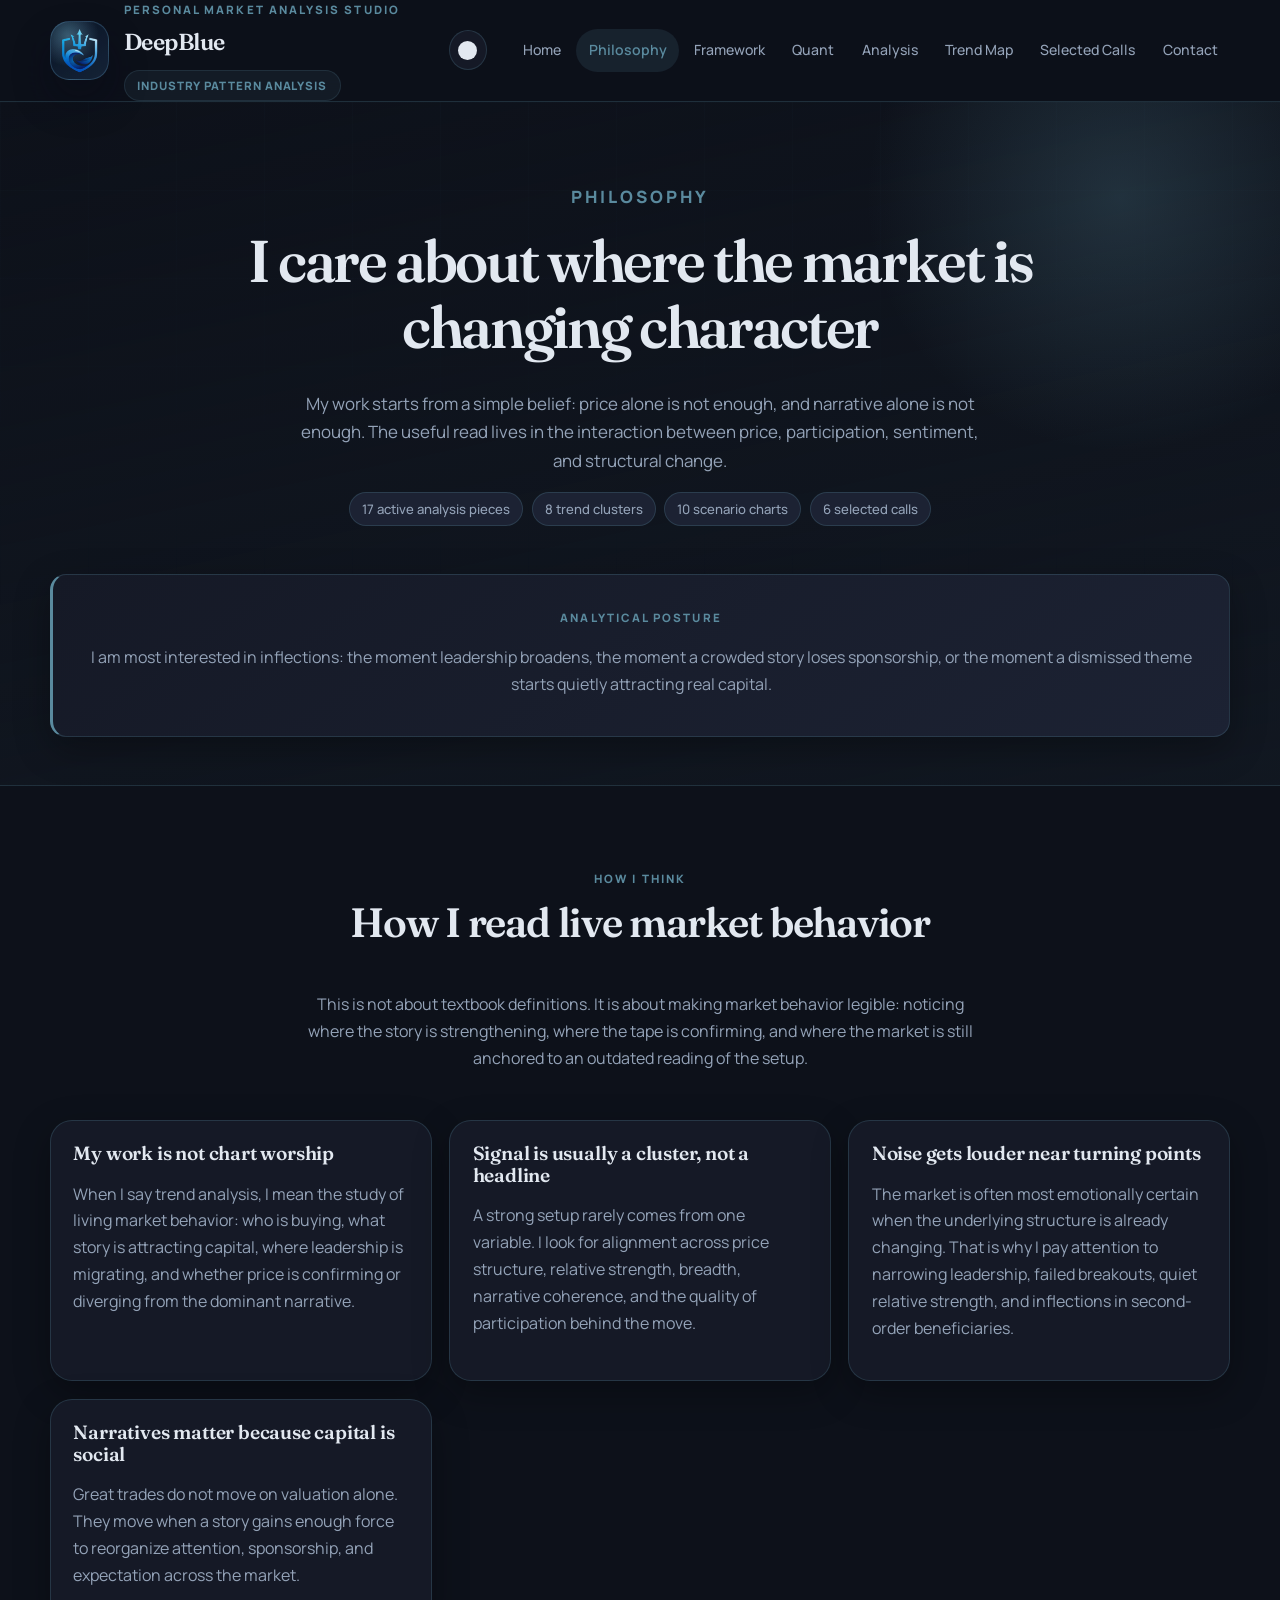
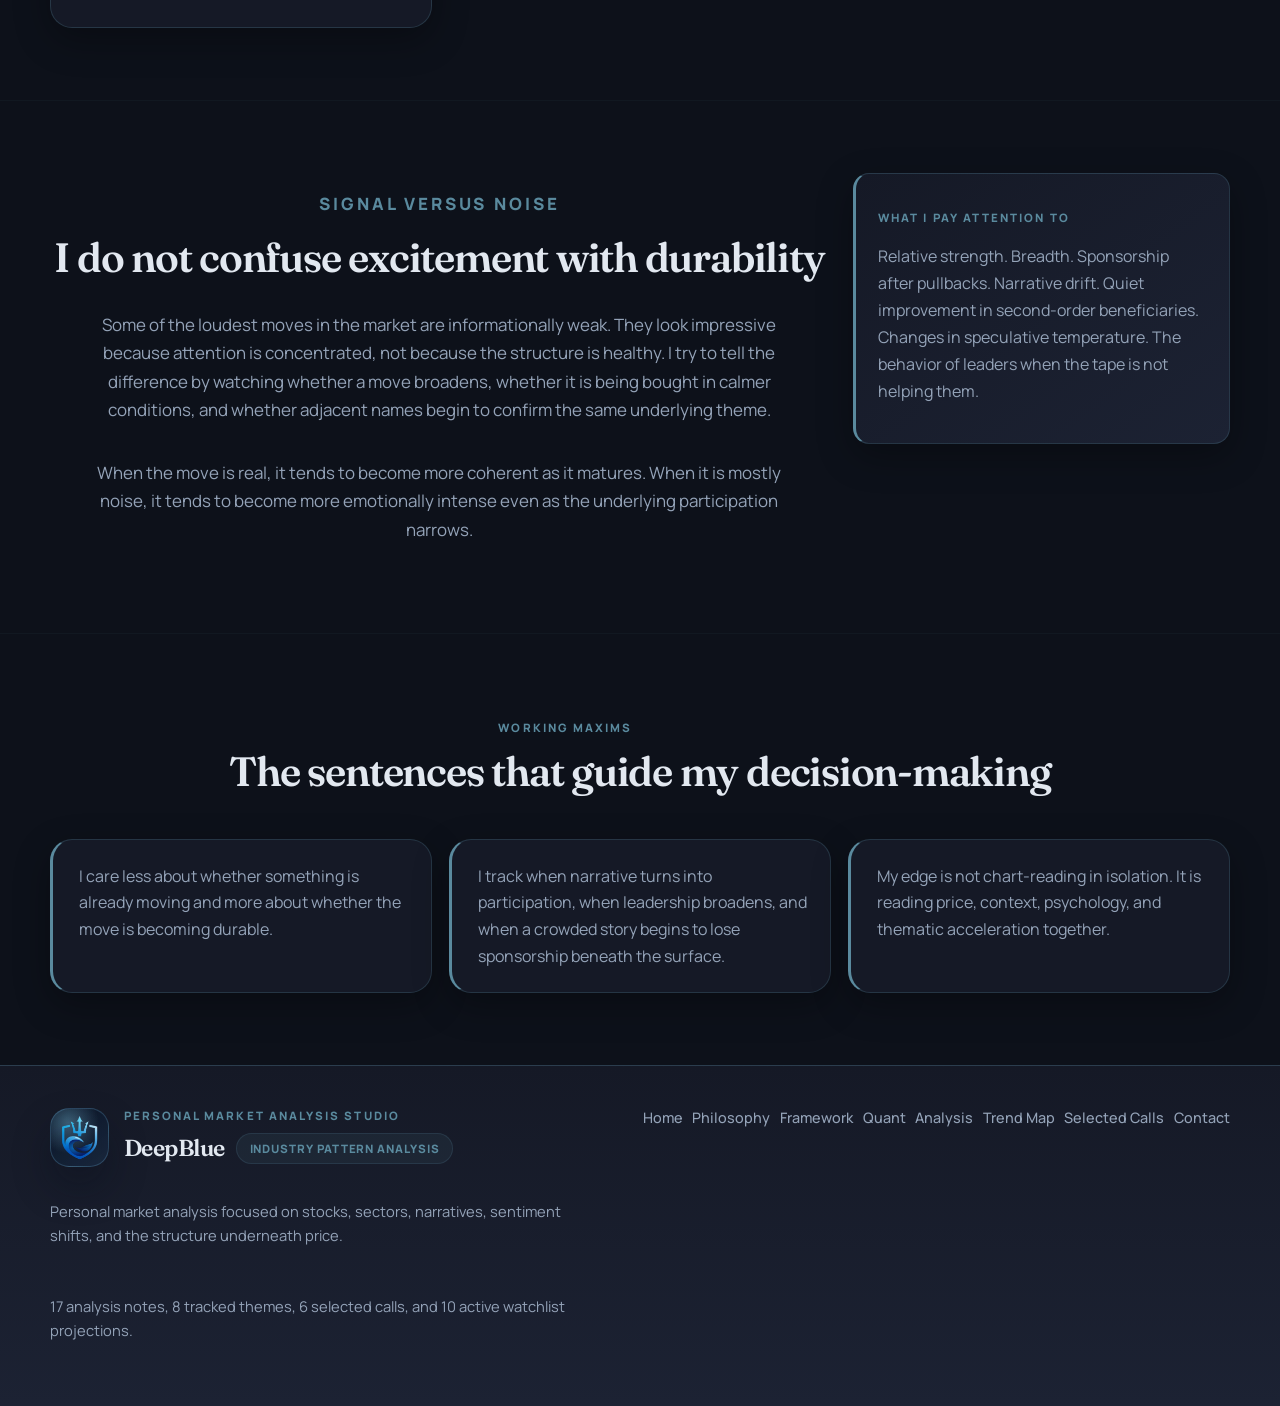
<file: about.html>
<!DOCTYPE html>
<html lang="en">
  <head>
    <meta charset="UTF-8" />
    <meta name="viewport" content="width=device-width, initial-scale=1.0" />
    <title>Philosophy | DeepBlue</title>
    <meta
      name="description"
      content="The philosophy behind DeepBlue: how I think about signal, sentiment, momentum, narratives, and structural market change."
    />
    <link rel="stylesheet" href="assets/style.css" />
  </head>
  <body>
    <div data-site-header></div>

    <main>
      <section class="page-hero">
        <div class="container page-hero__grid">
          <div class="page-copy">
            <p class="page-kicker">Philosophy</p>
            <h1>I care about where the market is changing character</h1>
            <p>
              My work starts from a simple belief: price alone is not enough, and narrative alone is
              not enough. The useful read lives in the interaction between price, participation,
              sentiment, and structural change.
            </p>
            <div class="inline-stat-row" data-about-stats></div>
          </div>
          <aside class="page-aside">
            <div class="aside-note" data-reveal>
              <p class="eyebrow">Analytical posture</p>
              <p>
                I am most interested in inflections: the moment leadership broadens, the moment a
                crowded story loses sponsorship, or the moment a dismissed theme starts quietly
                attracting real capital.
              </p>
            </div>
          </aside>
        </div>
      </section>

      <section class="section">
        <div class="container">
          <div class="section-header">
            <div>
              <p class="section-kicker">How I think</p>
              <h2>How I read live market behavior</h2>
            </div>
            <p>
              This is not about textbook definitions. It is about making market behavior legible:
              noticing where the story is strengthening, where the tape is confirming, and where the
              market is still anchored to an outdated reading of the setup.
            </p>
          </div>
          <div class="card-grid" data-philosophy-grid></div>
        </div>
      </section>

      <section class="section">
        <div class="container split-section">
          <div class="page-copy">
            <p class="section-kicker">Signal versus noise</p>
            <h2>I do not confuse excitement with durability</h2>
            <p>
              Some of the loudest moves in the market are informationally weak. They look impressive
              because attention is concentrated, not because the structure is healthy. I try to tell
              the difference by watching whether a move broadens, whether it is being bought in calmer
              conditions, and whether adjacent names begin to confirm the same underlying theme.
            </p>
            <p>
              When the move is real, it tends to become more coherent as it matures. When it is mostly
              noise, it tends to become more emotionally intense even as the underlying participation
              narrows.
            </p>
          </div>
          <div class="page-aside">
            <div class="aside-note" data-reveal>
              <p class="eyebrow">What I pay attention to</p>
              <p>
                Relative strength. Breadth. Sponsorship after pullbacks. Narrative drift. Quiet
                improvement in second-order beneficiaries. Changes in speculative temperature. The
                behavior of leaders when the tape is not helping them.
              </p>
            </div>
          </div>
        </div>
      </section>

      <section class="section">
        <div class="container">
          <div class="section-header">
            <div>
              <p class="section-kicker">Working maxims</p>
              <h2>The sentences that guide my decision-making</h2>
            </div>
          </div>
          <div class="card-grid" data-maxims></div>
        </div>
      </section>
    </main>

    <div data-site-footer></div>

    <script type="module" src="assets/js/about.js"></script>
  </body>
</html>
</file>
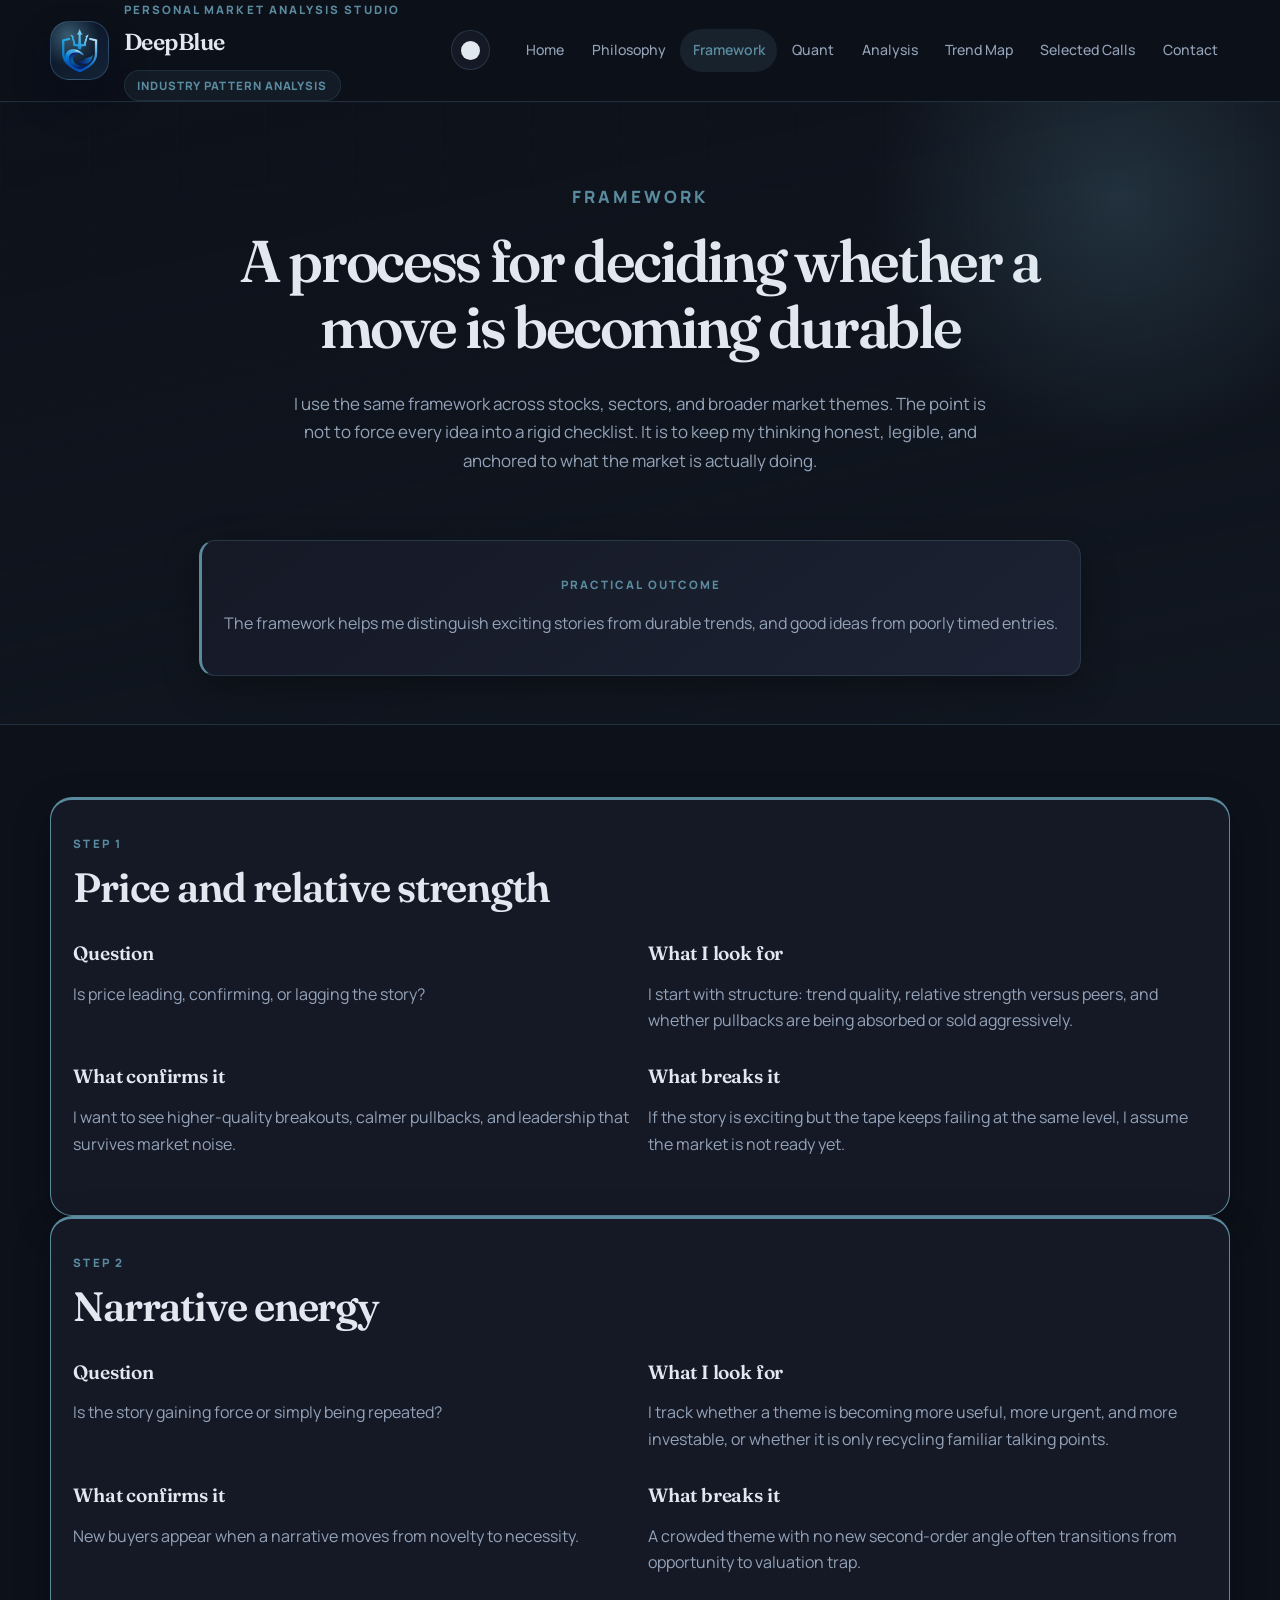
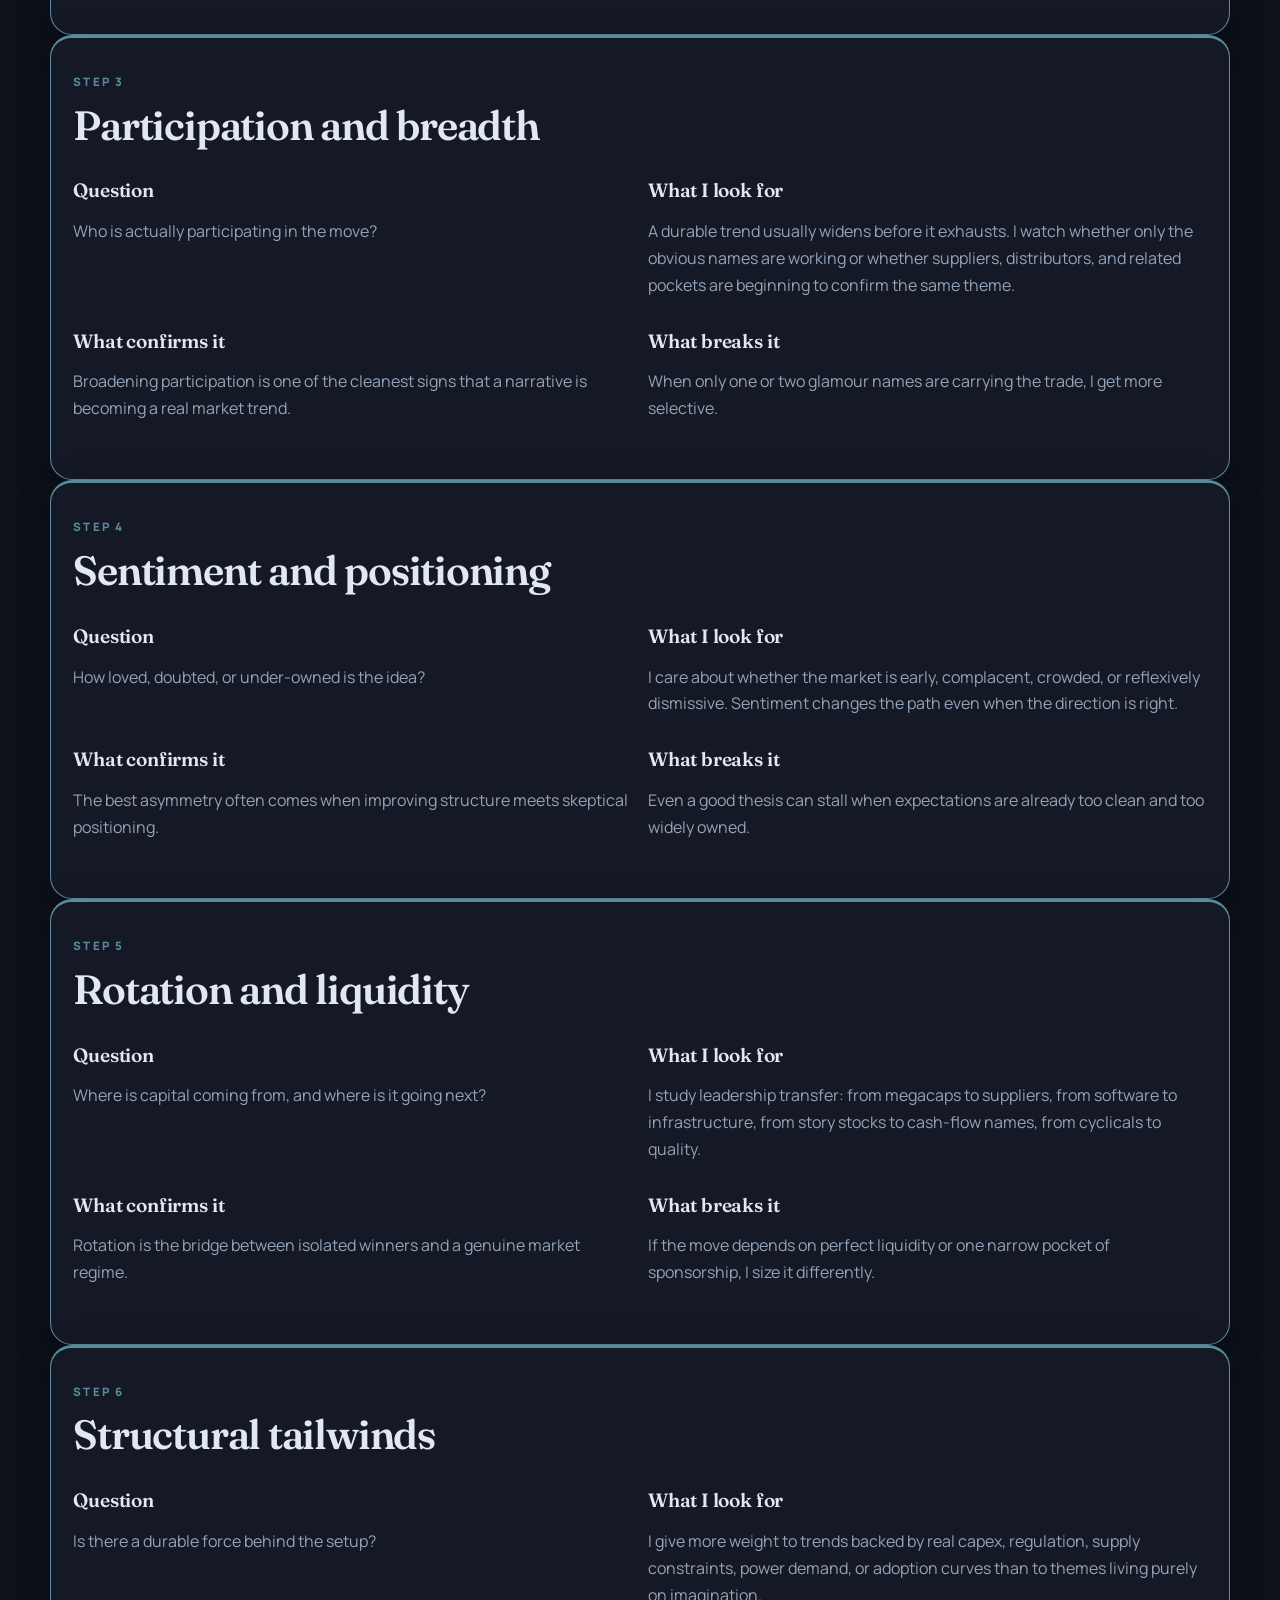
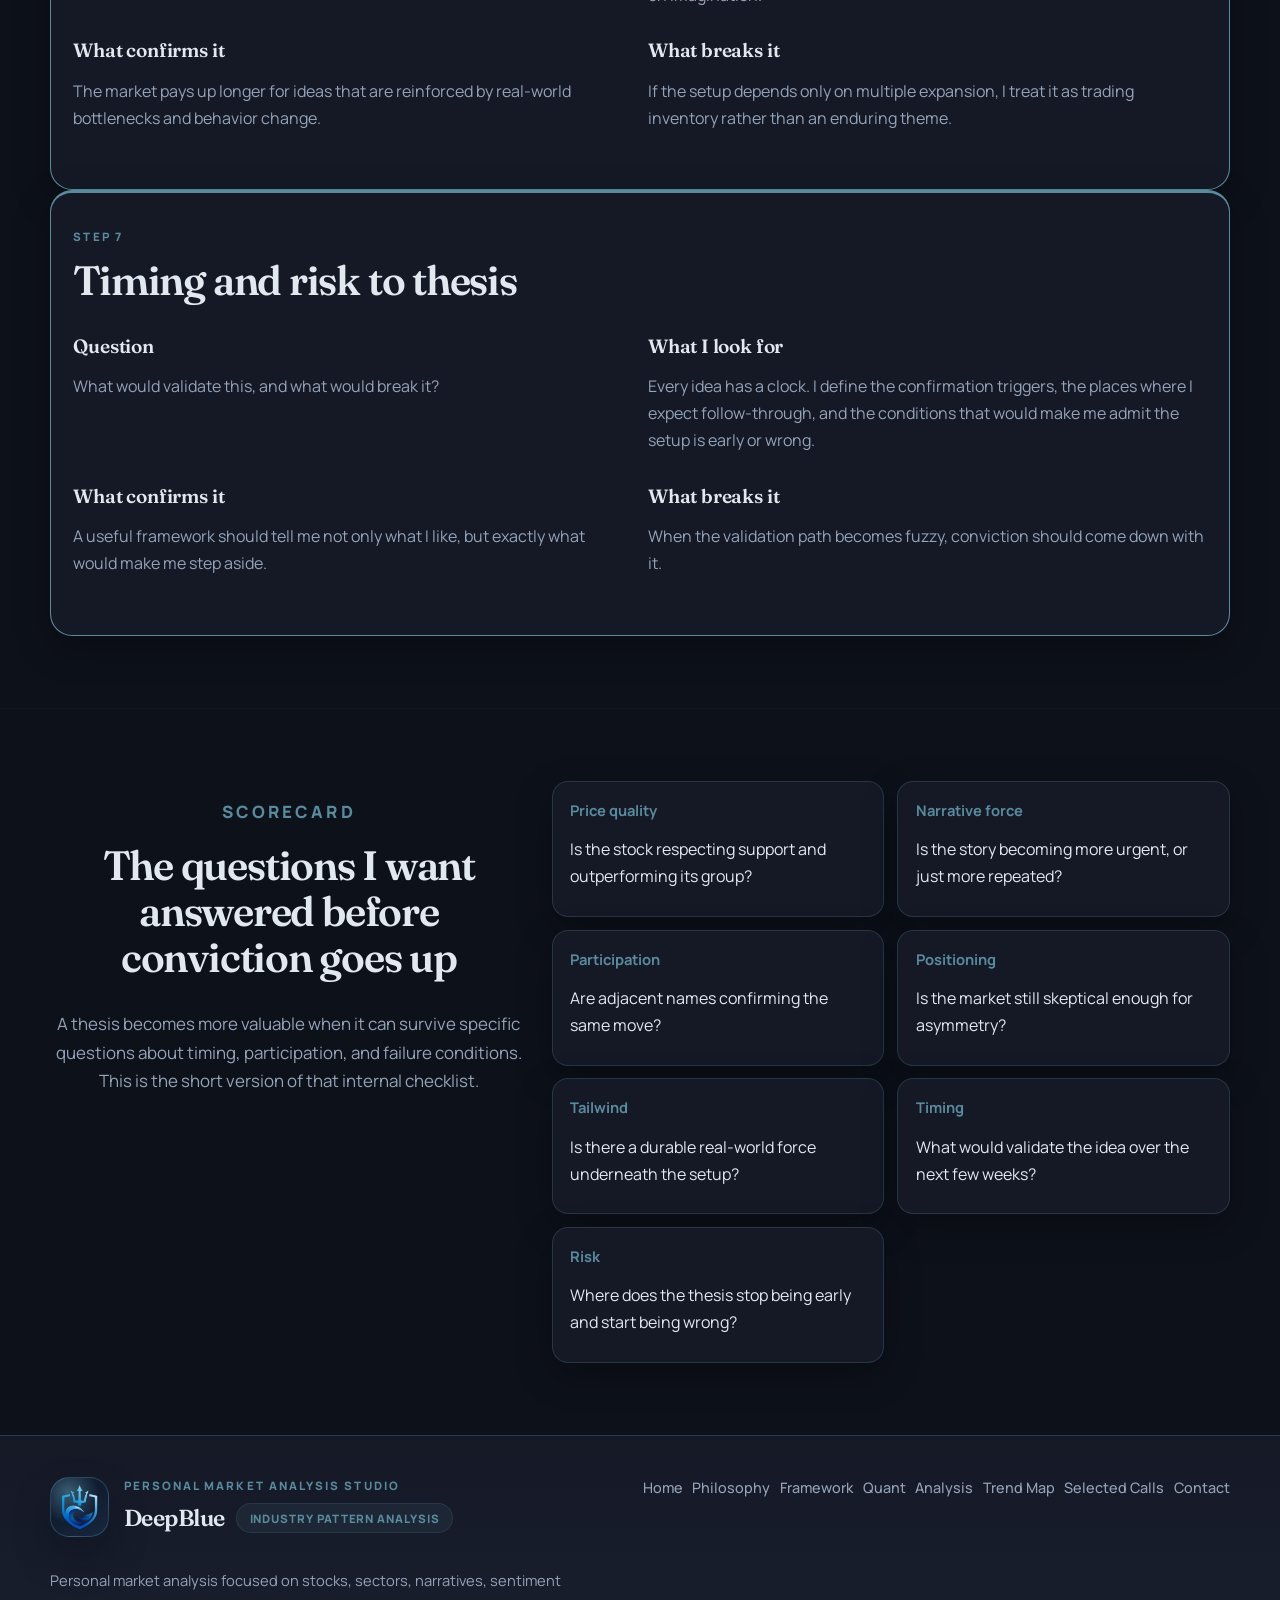
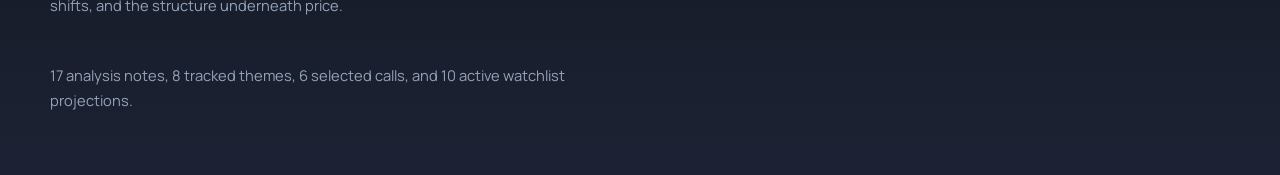
<file: methodology.html>
<!DOCTYPE html>
<html lang="en">
  <head>
    <meta charset="UTF-8" />
    <meta name="viewport" content="width=device-width, initial-scale=1.0" />
    <title>Framework | DeepBlue</title>
    <meta
      name="description"
      content="The DeepBlue framework for evaluating trends in stocks, sectors, narratives, sentiment, and market structure."
    />
    <link rel="stylesheet" href="assets/style.css" />
  </head>
  <body>
    <div data-site-header></div>

    <main>
      <section class="page-hero">
        <div class="container page-hero__grid">
          <div class="page-copy">
            <p class="page-kicker">Framework</p>
            <h1>A process for deciding whether a move is becoming durable</h1>
            <p>
              I use the same framework across stocks, sectors, and broader market themes. The point is
              not to force every idea into a rigid checklist. It is to keep my thinking honest, legible,
              and anchored to what the market is actually doing.
            </p>
          </div>
          <aside class="page-aside">
            <div class="aside-note" data-reveal>
              <p class="eyebrow">Practical outcome</p>
              <p>
                The framework helps me distinguish exciting stories from durable trends, and good ideas
                from poorly timed entries.
              </p>
            </div>
          </aside>
        </div>
      </section>

      <section class="section">
        <div class="container">
          <div data-framework-pillars></div>
        </div>
      </section>

      <section class="section">
        <div class="container split-section split-section--scorecard">
          <div class="page-copy">
            <p class="section-kicker">Scorecard</p>
            <h2>The questions I want answered before conviction goes up</h2>
            <p>
              A thesis becomes more valuable when it can survive specific questions about timing,
              participation, and failure conditions. This is the short version of that internal
              checklist.
            </p>
          </div>
          <div class="page-aside">
            <div class="scorecard" data-scorecard></div>
          </div>
        </div>
      </section>
    </main>

    <div data-site-footer></div>

    <script type="module" src="assets/js/methodology.js"></script>
  </body>
</html>
</file>
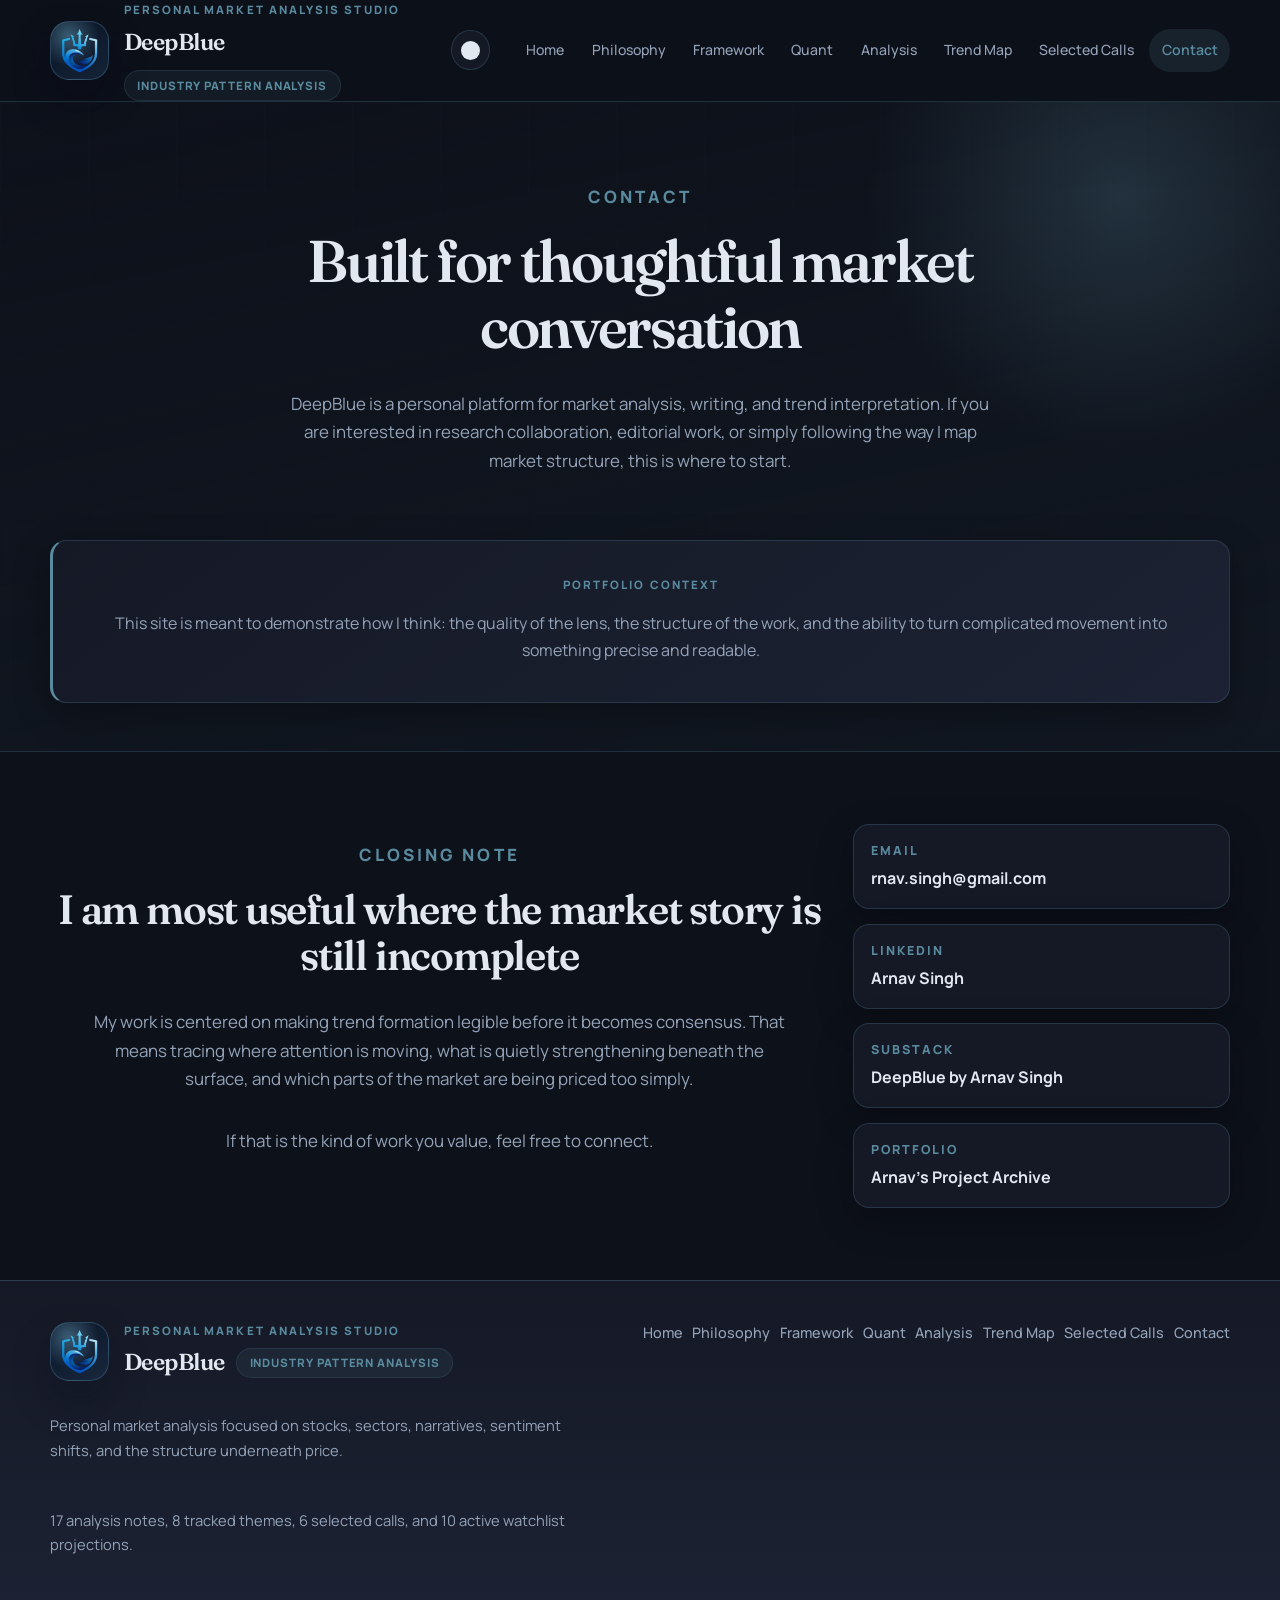
<file: portfolio.html>
<!DOCTYPE html>
<html lang="en">
  <head>
    <meta charset="UTF-8" />
    <meta name="viewport" content="width=device-width, initial-scale=1.0" />
    <title>Contact | DeepBlue</title>
    <meta
      name="description"
      content="Contact DeepBlue for research conversations, writing, portfolio context, and market analysis collaboration."
    />
    <link rel="stylesheet" href="assets/style.css" />
  </head>
  <body>
    <div data-site-header></div>

    <main>
      <section class="page-hero">
        <div class="container page-hero__grid">
          <div class="page-copy">
            <p class="page-kicker">Contact</p>
            <h1>Built for thoughtful market conversation</h1>
            <p>
              DeepBlue is a personal platform for market analysis, writing, and trend interpretation.
              If you are interested in research collaboration, editorial work, or simply following the
              way I map market structure, this is where to start.
            </p>
          </div>
          <aside class="page-aside">
            <div class="aside-note" data-reveal>
              <p class="eyebrow">Portfolio context</p>
              <p>
                This site is meant to demonstrate how I think: the quality of the lens, the structure
                of the work, and the ability to turn complicated movement into something precise and
                readable.
              </p>
            </div>
          </aside>
        </div>
      </section>

      <section class="section">
        <div class="container split-section">
          <div class="page-copy">
            <p class="section-kicker">Closing note</p>
            <h2>I am most useful where the market story is still incomplete</h2>
            <p>
              My work is centered on making trend formation legible before it becomes consensus. That
              means tracing where attention is moving, what is quietly strengthening beneath the
              surface, and which parts of the market are being priced too simply.
            </p>
            <p>
              If that is the kind of work you value, feel free to connect.
            </p>
          </div>
          <div class="page-aside">
            <div class="contact-grid" data-contact-links></div>
          </div>
        </div>
      </section>
    </main>

    <div data-site-footer></div>

    <script type="module" src="assets/js/portfolio.js"></script>
  </body>
</html>
</file>
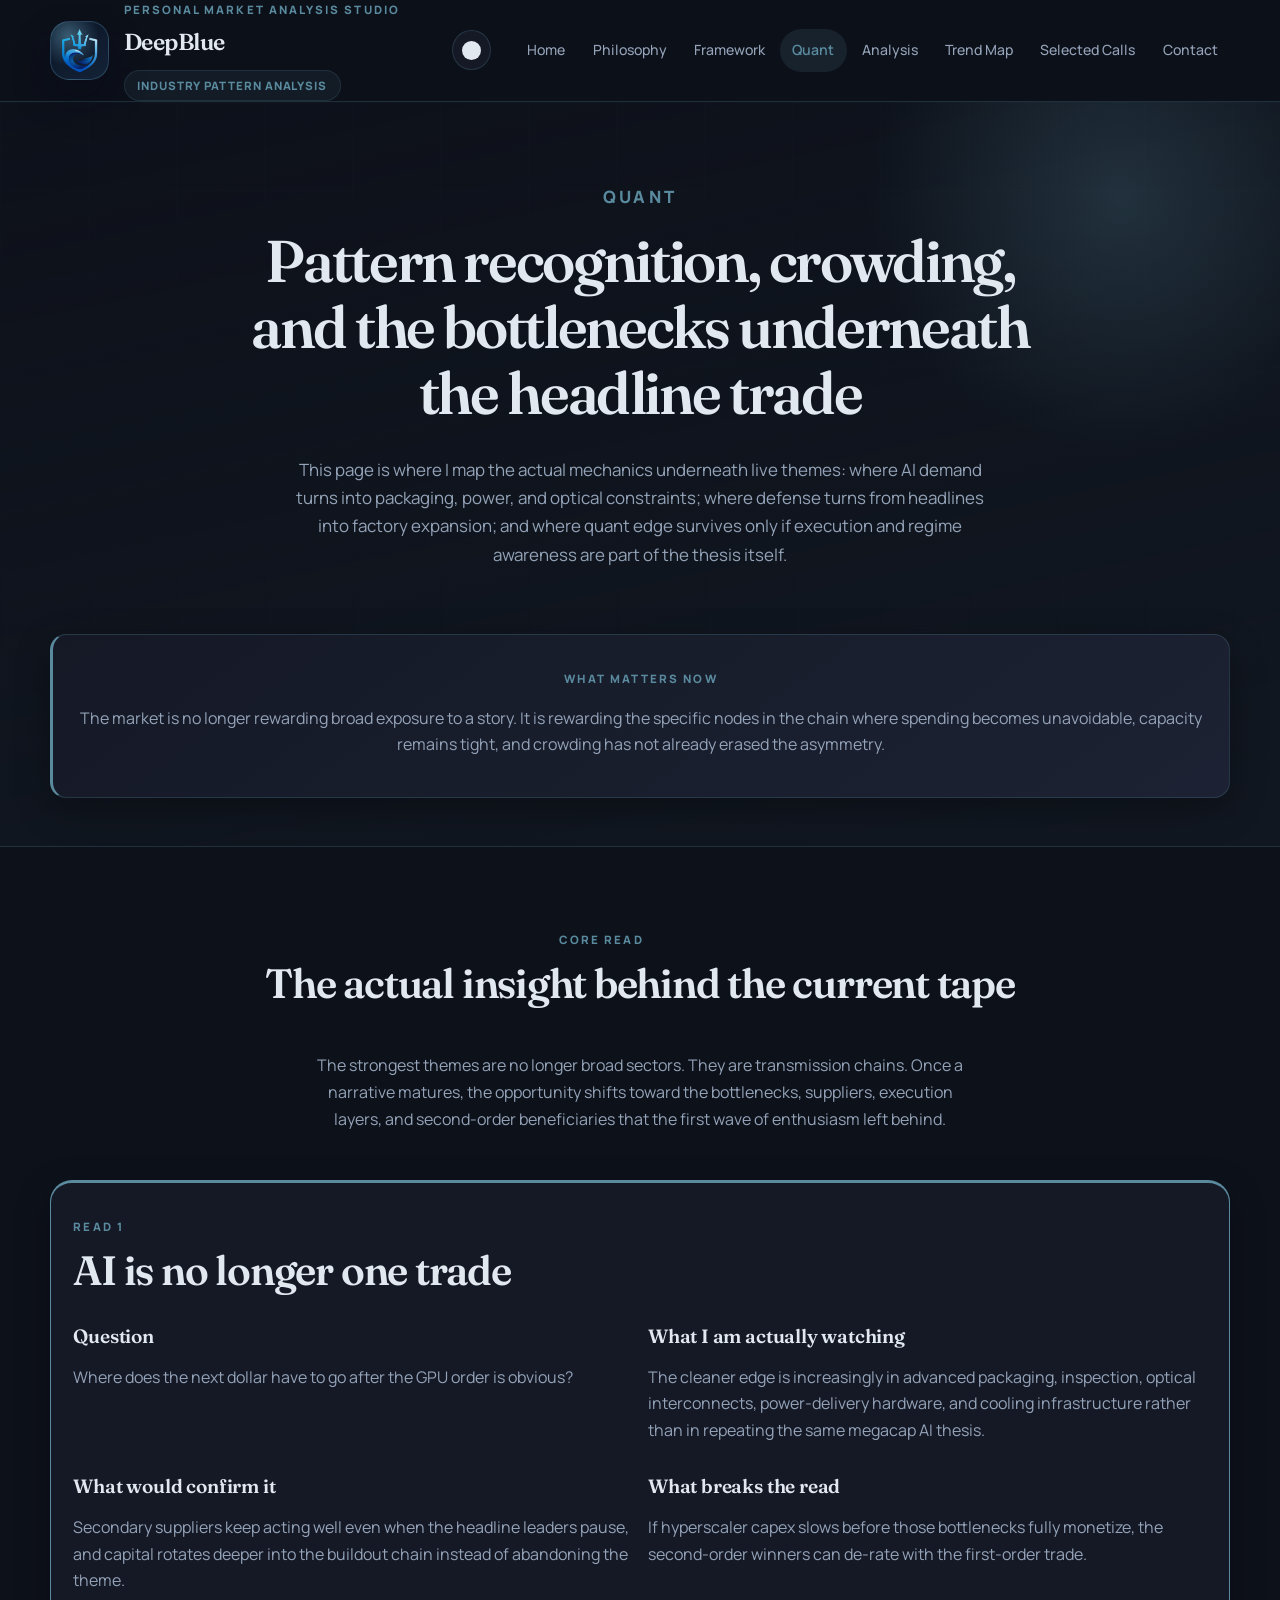
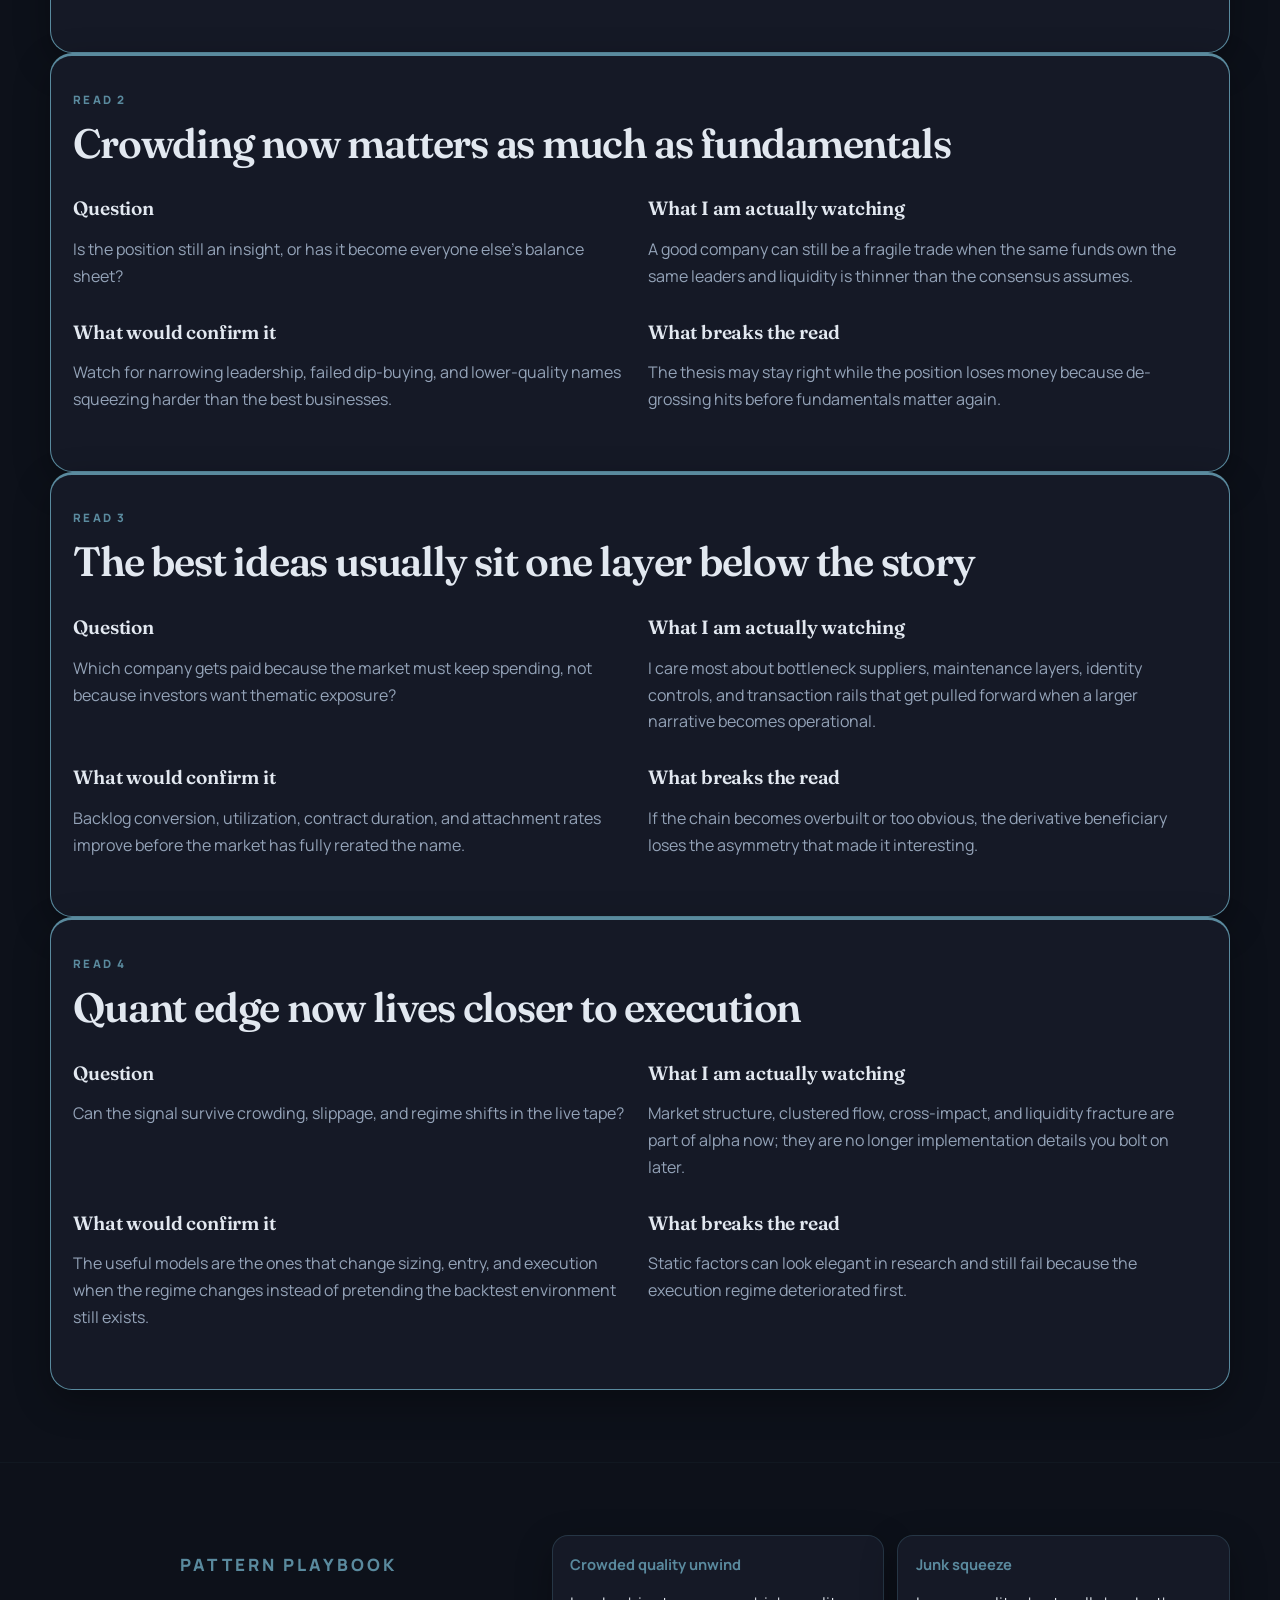
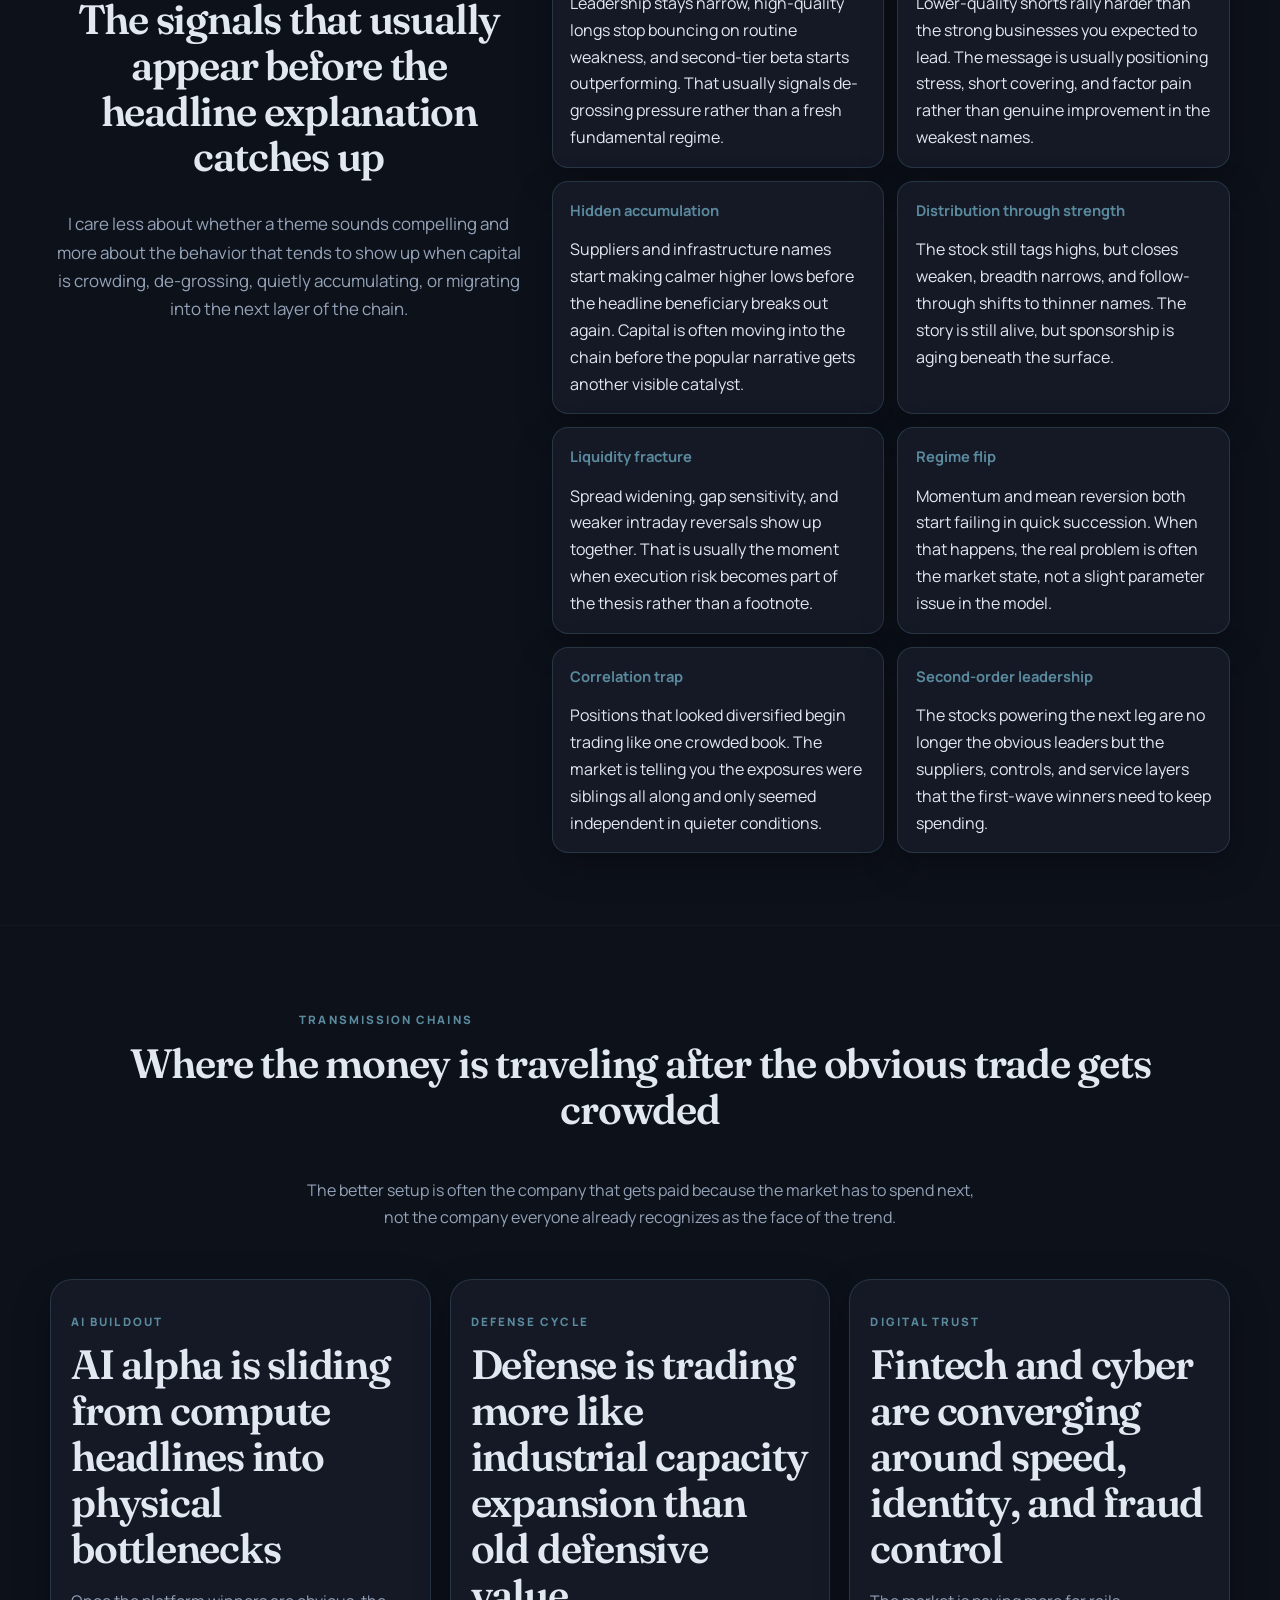
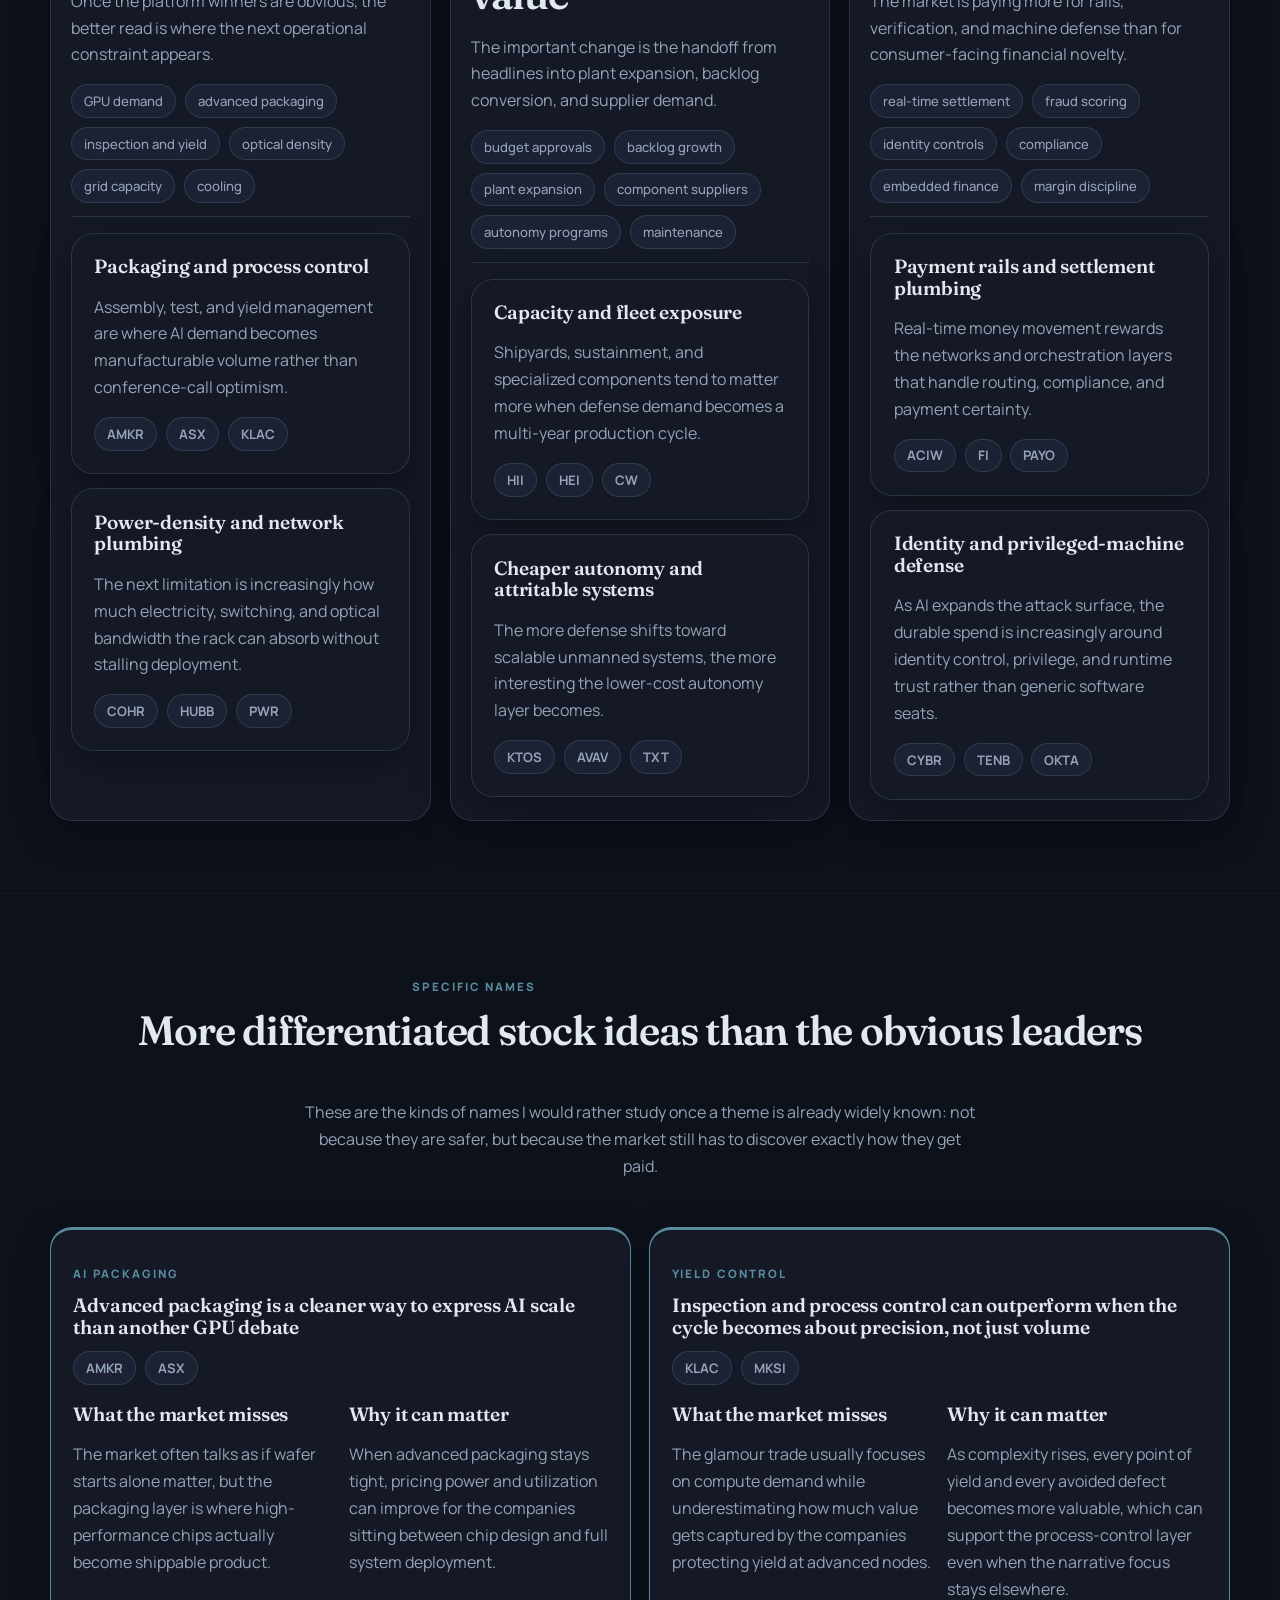
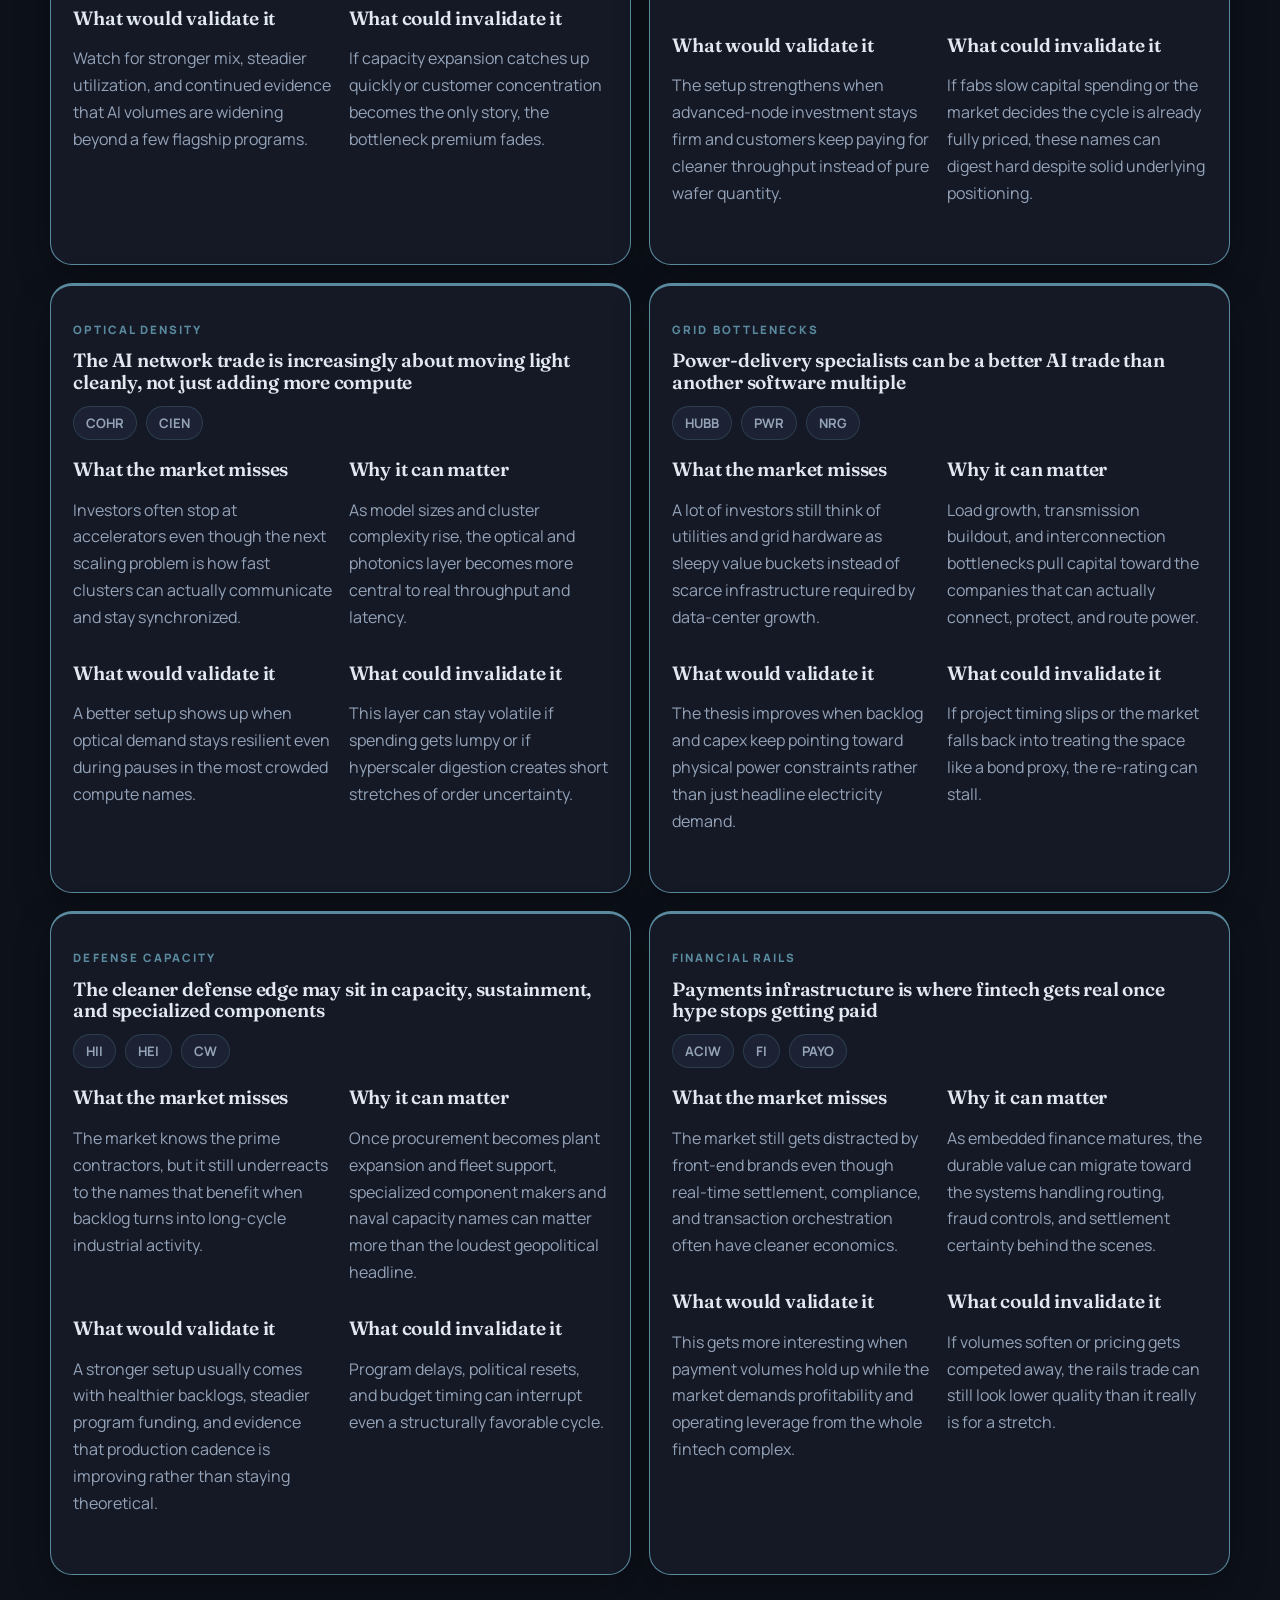
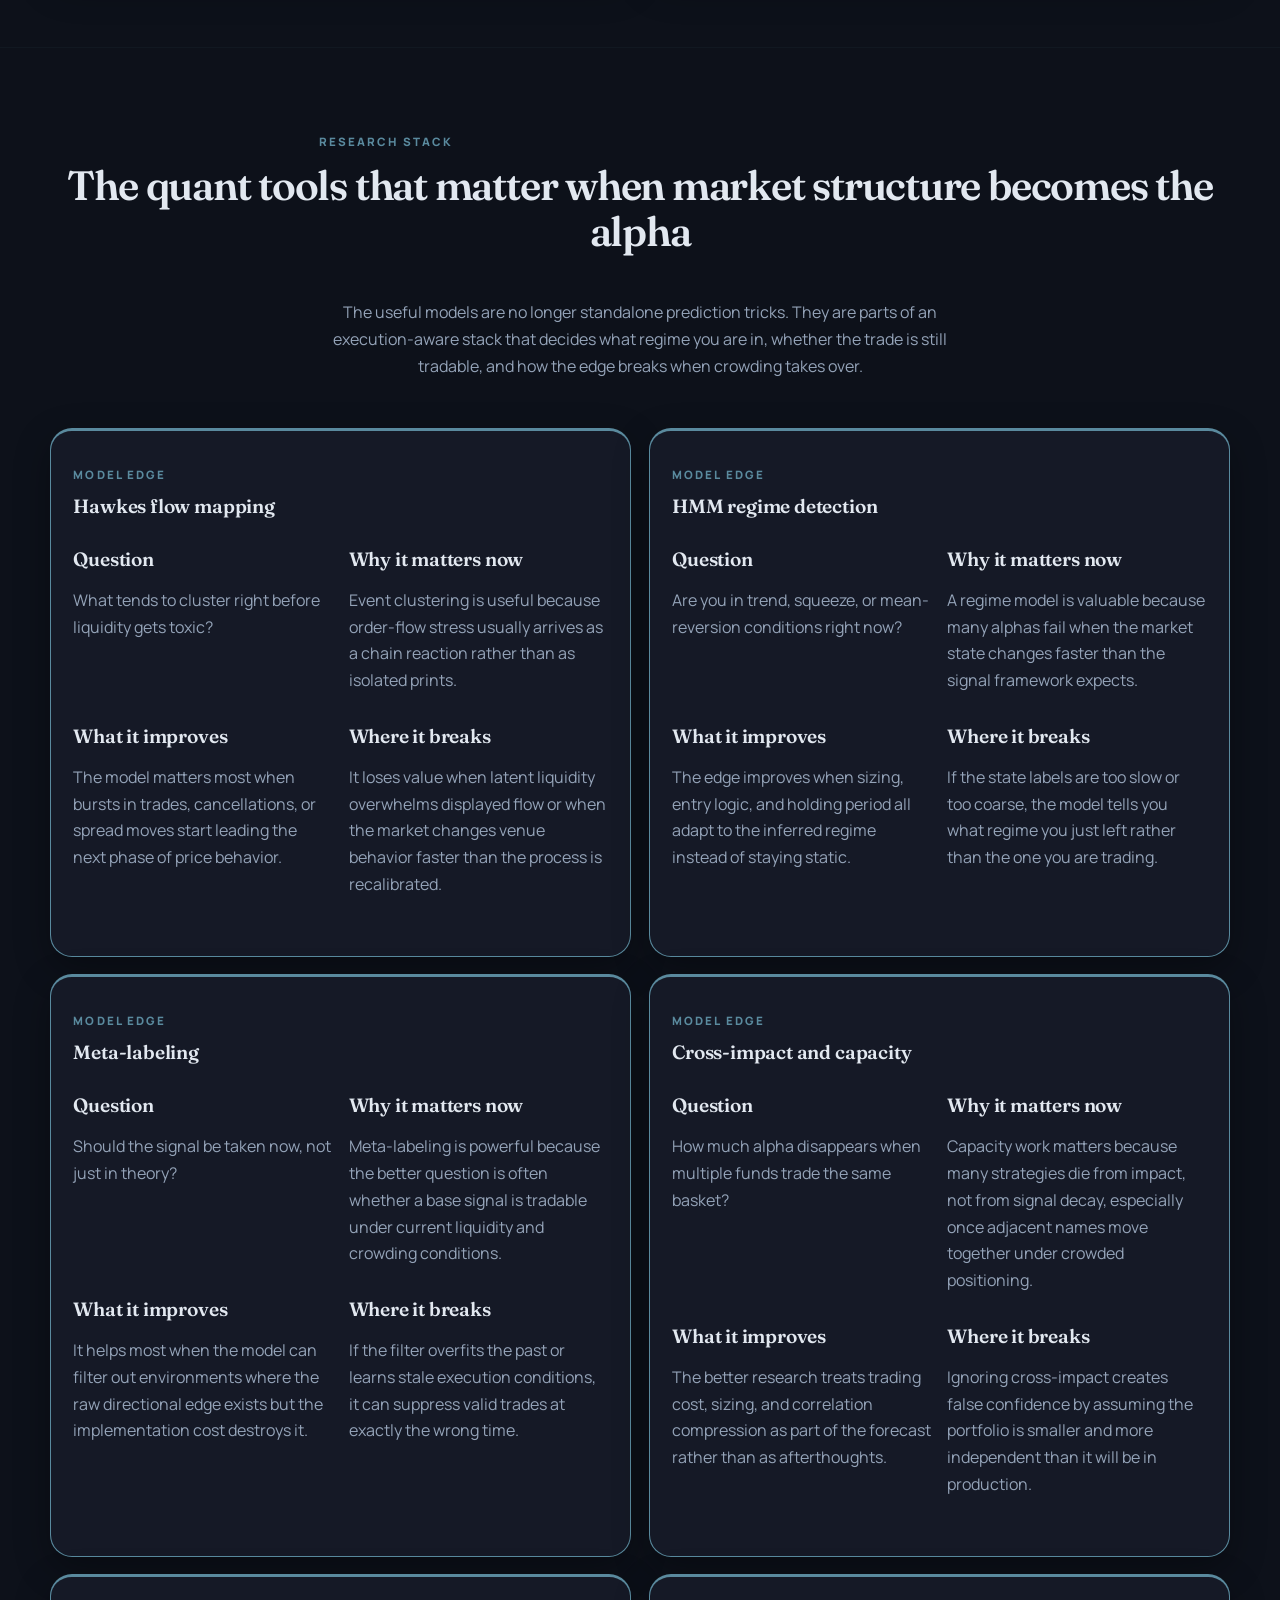
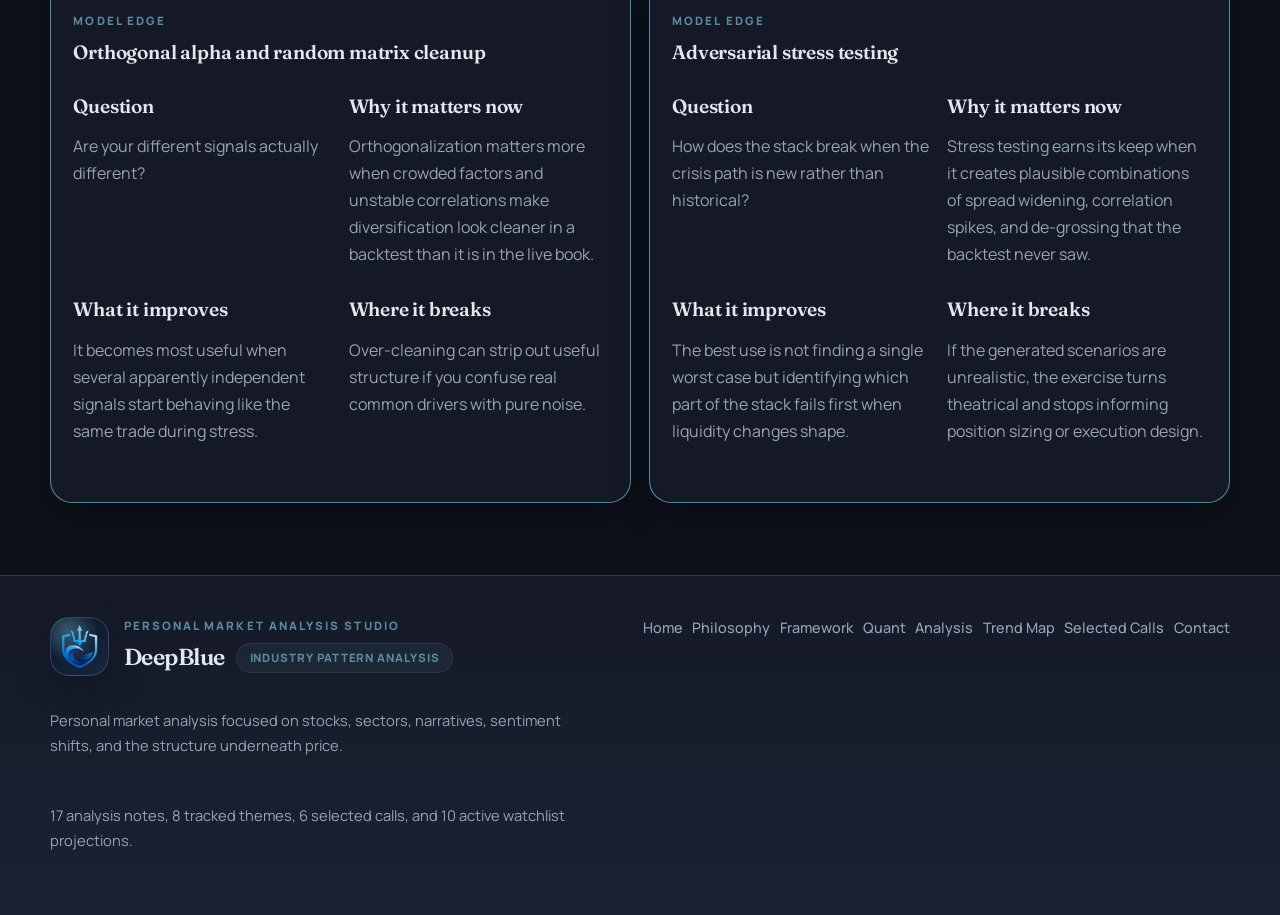
<file: quant.html>
<!DOCTYPE html>
<html lang="en">
  <head>
    <meta charset="UTF-8" />
    <meta name="viewport" content="width=device-width, initial-scale=1.0" />
    <title>Quant | DeepBlue</title>
    <meta
      name="description"
      content="A DeepBlue quant page focused on actual pattern recognition, transmission chains, crowding, execution, and second-order stock ideas."
    />
    <link rel="stylesheet" href="assets/style.css" />
  </head>
  <body>
    <div data-site-header></div>

    <main>
      <section class="page-hero">
        <div class="container page-hero__grid">
          <div class="page-copy">
            <p class="page-kicker">Quant</p>
            <h1>Pattern recognition, crowding, and the bottlenecks underneath the headline trade</h1>
            <p>
              This page is where I map the actual mechanics underneath live themes: where AI demand
              turns into packaging, power, and optical constraints; where defense turns from headlines
              into factory expansion; and where quant edge survives only if execution and regime
              awareness are part of the thesis itself.
            </p>
          </div>
          <aside class="page-aside">
            <div class="aside-note" data-reveal>
              <p class="eyebrow">What matters now</p>
              <p>
                The market is no longer rewarding broad exposure to a story. It is rewarding the
                specific nodes in the chain where spending becomes unavoidable, capacity remains
                tight, and crowding has not already erased the asymmetry.
              </p>
            </div>
          </aside>
        </div>
      </section>

      <section class="section">
        <div class="container">
          <div class="section-header">
            <div>
              <p class="section-kicker">Core read</p>
              <h2>The actual insight behind the current tape</h2>
            </div>
            <p>
              The strongest themes are no longer broad sectors. They are transmission chains. Once a
              narrative matures, the opportunity shifts toward the bottlenecks, suppliers, execution
              layers, and second-order beneficiaries that the first wave of enthusiasm left behind.
            </p>
          </div>
          <div data-quant-theses></div>
        </div>
      </section>

      <section class="section">
        <div class="container split-section split-section--scorecard">
          <div class="page-copy">
            <p class="section-kicker">Pattern playbook</p>
            <h2>The signals that usually appear before the headline explanation catches up</h2>
            <p>
              I care less about whether a theme sounds compelling and more about the behavior that
              tends to show up when capital is crowding, de-grossing, quietly accumulating, or
              migrating into the next layer of the chain.
            </p>
          </div>
          <div class="page-aside">
            <div class="scorecard" data-quant-signals></div>
          </div>
        </div>
      </section>

      <section class="section">
        <div class="container">
          <div class="section-header">
            <div>
              <p class="section-kicker">Transmission chains</p>
              <h2>Where the money is traveling after the obvious trade gets crowded</h2>
            </div>
            <p>
              The better setup is often the company that gets paid because the market has to spend
              next, not the company everyone already recognizes as the face of the trend.
            </p>
          </div>
          <div class="trend-lanes" data-quant-chains></div>
        </div>
      </section>

      <section class="section">
        <div class="container">
          <div class="section-header">
            <div>
              <p class="section-kicker">Specific names</p>
              <h2>More differentiated stock ideas than the obvious leaders</h2>
            </div>
            <p>
              These are the kinds of names I would rather study once a theme is already widely known:
              not because they are safer, but because the market still has to discover exactly how
              they get paid.
            </p>
          </div>
          <div class="card-grid card-grid--compact" data-quant-watchlist></div>
        </div>
      </section>

      <section class="section">
        <div class="container">
          <div class="section-header">
            <div>
              <p class="section-kicker">Research stack</p>
              <h2>The quant tools that matter when market structure becomes the alpha</h2>
            </div>
            <p>
              The useful models are no longer standalone prediction tricks. They are parts of an
              execution-aware stack that decides what regime you are in, whether the trade is still
              tradable, and how the edge breaks when crowding takes over.
            </p>
          </div>
          <div class="card-grid card-grid--compact" data-quant-stack></div>
        </div>
      </section>
    </main>

    <div data-site-footer></div>

    <script type="module" src="assets/js/quant.js"></script>
  </body>
</html>
</file>
<file: assets/style.css>
@import url("https://fonts.googleapis.com/css2?family=Fraunces:opsz,wght@9..144,400;600;700&family=Manrope:wght@400;500;600;700;800&display=swap");

:root {
  --page: #0d111a;
  --surface: #151926;
  --surface-alt: #1c2233;
  --surface-warm: #1a1e29;
  --surface-glass: rgba(21, 25, 38, 0.65);
  --surface-header: rgba(13, 17, 26, 0.88);
  --mist: #1c2233;
  --line: rgba(90, 138, 158, 0.25);
  --line-strong: rgba(90, 138, 158, 0.45);
  --ink: #e2e8f0;
  --ink-soft: #94a3b8;
  --accent: #5a8a9e;
  --accent-dark: #3a5a6b;
  --accent-pale: rgba(90, 138, 158, 0.15);
  --teal: #5a8a9e;
  --teal-soft: rgba(90, 138, 158, 0.15);
  --teal-glass: rgba(90, 138, 158, 0.1);
  --warm: #c4b9a6;
  --warm-soft: rgba(196, 185, 166, 0.15);
  --glow: rgba(90, 138, 158, 0.25);
  --shadow: 0 24px 70px rgba(0, 0, 0, 0.4);
  --shadow-soft: 0 12px 36px rgba(0, 0, 0, 0.3);
  --shadow-hover: 0 20px 50px rgba(0, 0, 0, 0.5);
  --radius-lg: 22px;
  --radius-md: 16px;
  --radius-sm: 10px;
  --container: min(1180px, calc(100vw - 3rem));
  --ease-out: cubic-bezier(0.16, 1, 0.3, 1);
  --ease-smooth: cubic-bezier(0.4, 0, 0.2, 1);
}

[data-theme="light"] {
  --page: #f8f9fc;
  --surface: #ffffff;
  --surface-alt: #f1f5f9;
  --surface-warm: #fdfbf7;
  --surface-glass: rgba(255, 255, 255, 0.85);
  --surface-header: rgba(255, 255, 255, 0.96);
  --mist: #e2e8f0;
  --line: rgba(74, 84, 104, 0.1);
  --line-strong: rgba(74, 84, 104, 0.2);
  --ink: #1a1c2e;
  --ink-soft: #4a5468;
  --accent-pale: rgba(90, 138, 158, 0.1);
  --teal-glass: rgba(90, 138, 158, 0.05);
  --warm-soft: rgba(196, 185, 166, 0.1);
  --glow: rgba(90, 138, 158, 0.15);
  --shadow: 0 24px 70px rgba(26, 28, 46, 0.08);
  --shadow-soft: 0 12px 36px rgba(26, 28, 46, 0.04);
  --shadow-hover: 0 20px 50px rgba(26, 28, 46, 0.08);
}

*,
*::before,
*::after {
  box-sizing: border-box;
}

html {
  scroll-behavior: smooth;
}

body {
  margin: 0;
  font-family: "Manrope", "Segoe UI", sans-serif;
  background: var(--page);
  color: var(--ink);
  line-height: 1.68;
  -webkit-font-smoothing: antialiased;
  -moz-osx-font-smoothing: grayscale;
}

img {
  max-width: 100%;
  display: block;
}

a {
  color: inherit;
  text-decoration: none;
}

p,
li {
  color: var(--ink-soft);
}

h1,
h2,
h3,
h4 {
  margin: 0 0 0.8rem;
  font-family: "Fraunces", Georgia, serif;
  font-weight: 600;
  line-height: 1.12;
  color: var(--ink);
}

h1 {
  font-size: clamp(2.8rem, 5.6vw, 5rem);
  letter-spacing: -0.04em;
}

h2 {
  font-size: clamp(1.7rem, 3.2vw, 2.6rem);
  letter-spacing: -0.03em;
}

h3 {
  font-size: 1.2rem;
  letter-spacing: -0.01em;
}

main {
  display: block;
}

.container {
  width: var(--container);
  margin: 0 auto;
}

.site-header {
  position: sticky;
  top: 0;
  z-index: 30;
  backdrop-filter: blur(20px) saturate(1.2);
  -webkit-backdrop-filter: blur(20px) saturate(1.2);
  background: var(--surface-header);
  border-bottom: 1px solid var(--line);
}

.theme-toggle {
  display: none;
}

.nav-shell {
  position: relative;
  display: flex;
  align-items: center;
  justify-content: space-between;
  gap: 1.5rem;
  min-height: 4.8rem;
}

.brand-lockup {
  display: inline-flex;
  align-items: center;
  gap: 0.9rem;
  flex: 1 1 auto;
  min-width: 0;
  max-width: 32rem;
}

.brand-mark {
  width: 3.7rem;
  height: 3.7rem;
  border-radius: 1.2rem;
  display: inline-flex;
  align-items: center;
  justify-content: center;
  background:
    radial-gradient(circle at 30% 24%, rgba(147, 223, 255, 0.34), transparent 52%),
    linear-gradient(145deg, rgba(10, 21, 39, 0.94), rgba(27, 45, 70, 0.7));
  border: 1px solid rgba(111, 181, 220, 0.24);
  box-shadow: 0 20px 38px rgba(6, 12, 24, 0.32);
  flex-shrink: 0;
  overflow: hidden;
}

.brand-mark img {
  width: 100%;
  height: 100%;
  object-fit: contain;
  filter: drop-shadow(0 16px 22px rgba(9, 23, 47, 0.22));
}

.brand-copy {
  display: flex;
  flex-direction: column;
  gap: 0.2rem;
  min-width: 0;
}

.brand-name-row {
  display: flex;
  align-items: center;
  flex-wrap: wrap;
  gap: 0.55rem 0.7rem;
}

.brand-kicker,
.eyebrow,
.timeline-year,
.footer-kicker,
.page-kicker,
.section-kicker {
  letter-spacing: 0.18em;
  text-transform: uppercase;
  font-size: 0.72rem;
  font-weight: 800;
  color: var(--teal);
}

.brand-pill {
  display: inline-flex;
  align-items: center;
  min-height: 1.8rem;
  padding: 0.28rem 0.78rem;
  border-radius: 999px;
  border: 1px solid rgba(90, 138, 158, 0.18);
  background: var(--teal-glass);
  color: var(--teal);
  font-size: 0.72rem;
  font-weight: 800;
  letter-spacing: 0.08em;
  text-transform: uppercase;
}

.brand-name {
  font-family: "Fraunces", Georgia, serif;
  font-size: 1.45rem;
  font-weight: 600;
  color: var(--ink);
  letter-spacing: -0.02em;
}

.main-nav {
  display: flex;
  align-items: center;
  gap: 0.15rem;
}

.nav-link {
  padding: 0.6rem 0.78rem;
  border-radius: 999px;
  color: var(--ink-soft);
  font-size: 0.88rem;
  font-weight: 500;
  white-space: nowrap;
  transition: color 200ms var(--ease-smooth), background-color 200ms var(--ease-smooth), transform 200ms var(--ease-smooth);
}

.nav-link:hover,
.nav-link:focus-visible {
  color: var(--accent-dark);
  background: var(--accent-pale);
  transform: translateY(-1px);
}

.nav-link.is-active {
  color: var(--teal);
  background: var(--teal-soft);
  font-weight: 600;
}

.nav-toggle {
  display: none;
  padding: 0.5rem;
  border: 0;
  border-radius: 10px;
  background: transparent;
  cursor: pointer;
}

.nav-toggle span {
  display: block;
  width: 1.4rem;
  height: 2px;
  margin: 0.26rem 0;
  background: var(--ink);
  border-radius: 2px;
  transition: transform 200ms var(--ease-smooth), opacity 200ms var(--ease-smooth);
}

.page-hero,
.home-hero {
  position: relative;
  overflow: hidden;
  border-bottom: 1px solid var(--line);
}

.page-hero::before,
.home-hero::before {
  content: "";
  position: absolute;
  inset: 0;
  background:
    linear-gradient(rgba(90, 138, 158, 0.04) 1px, transparent 1px),
    linear-gradient(90deg, rgba(90, 138, 158, 0.04) 1px, transparent 1px);
  background-size: 5.5rem 5.5rem;
  mask-image: linear-gradient(180deg, rgba(0, 0, 0, 0.6), transparent 80%);
  -webkit-mask-image: linear-gradient(180deg, rgba(0, 0, 0, 0.6), transparent 80%);
  pointer-events: none;
}

.page-hero::after,
.home-hero::after {
  content: "";
  position: absolute;
  width: 32rem;
  height: 32rem;
  border-radius: 50%;
  background: radial-gradient(circle, var(--glow) 0%, transparent 70%);
  top: -10rem;
  right: -6rem;
  pointer-events: none;
}

.home-hero .container,
.page-hero .container {
  position: relative;
  z-index: 1;
}

.home-hero {
  padding: 5rem 0 3rem;
  background: linear-gradient(168deg, var(--page) 0%, rgba(90, 138, 158, 0.06) 100%);
}

.home-hero__grid,
.page-hero__grid,
.archive-layout {
  display: flex;
  flex-direction: column;
  align-items: center;
  text-align: center;
  gap: 3rem;
}

.split-section {
  display: grid;
  grid-template-columns: repeat(12, minmax(0, 1fr));
  gap: 1.5rem;
}

.hero-copy,
.page-copy {
  display: flex;
  flex-direction: column;
  align-items: center;
  text-align: center;
  max-width: 50rem;
}

.split-section > .chip-cloud,
.split-section > .tracking-copy {
  grid-column: span 6;
}

.hero-copy p,
.page-copy p {
  font-size: 1.06rem;
  max-width: 44rem;
}

.hero-brand {
  display: inline-flex;
  align-items: center;
  gap: 0.95rem;
  padding: 0.8rem 1rem;
  margin-bottom: 1.1rem;
  border-radius: 1.35rem;
  border: 1px solid rgba(90, 138, 158, 0.18);
  background: linear-gradient(145deg, rgba(21, 25, 38, 0.9), rgba(28, 34, 51, 0.72));
  box-shadow: 0 24px 50px rgba(0, 0, 0, 0.22);
}

[data-theme="light"] .hero-brand {
  background: linear-gradient(145deg, rgba(255, 255, 255, 0.94), rgba(241, 245, 249, 0.88));
}

.hero-brand__mark {
  width: 4.8rem;
  height: 4.8rem;
  border-radius: 1.45rem;
  display: inline-flex;
  align-items: center;
  justify-content: center;
  background:
    radial-gradient(circle at 30% 24%, rgba(147, 223, 255, 0.36), transparent 52%),
    linear-gradient(145deg, rgba(11, 24, 43, 0.96), rgba(30, 48, 73, 0.78));
  border: 1px solid rgba(111, 181, 220, 0.26);
  box-shadow: inset 0 1px 0 rgba(255, 255, 255, 0.06), 0 24px 44px rgba(6, 12, 24, 0.26);
  flex-shrink: 0;
  overflow: hidden;
}

.hero-brand__mark img {
  width: 100%;
  height: 100%;
  object-fit: contain;
  filter: drop-shadow(0 18px 28px rgba(9, 23, 47, 0.24));
}

.hero-brand__copy {
  display: flex;
  flex-direction: column;
  align-items: flex-start;
  gap: 0.15rem;
  text-align: left;
}

.hero-brand__eyebrow {
  letter-spacing: 0.18em;
  text-transform: uppercase;
  font-size: 0.7rem;
  font-weight: 800;
  color: var(--teal);
}

.hero-brand__copy strong {
  color: var(--ink);
  font-family: "Fraunces", Georgia, serif;
  font-size: 1.02rem;
  font-weight: 600;
  letter-spacing: -0.01em;
}

.hero-actions,
.button-row {
  display: flex;
  flex-wrap: wrap;
  justify-content: center;
  gap: 0.9rem;
  margin-top: 2rem;
}

.button {
  display: inline-flex;
  align-items: center;
  justify-content: center;
  gap: 0.4rem;
  min-height: 3rem;
  padding: 0.85rem 1.4rem;
  border-radius: 999px;
  border: 1px solid transparent;
  background: linear-gradient(135deg, var(--teal) 0%, var(--accent-dark) 100%);
  color: #fff;
  font-weight: 700;
  font-size: 0.92rem;
  letter-spacing: 0.01em;
  box-shadow: 0 8px 24px rgba(45, 48, 69, 0.2);
  transition: transform 220ms var(--ease-out), box-shadow 220ms var(--ease-out);
  cursor: pointer;
}

.button:hover,
.button:focus-visible {
  transform: translateY(-2px);
  box-shadow: 0 14px 32px rgba(45, 48, 69, 0.26);
}

.button--ghost {
  background: var(--surface-glass);
  color: var(--ink);
  border-color: var(--line-strong);
  box-shadow: none;
}

.button--ghost:hover,
.button--ghost:focus-visible {
  background: var(--surface);
  border-color: var(--teal);
  color: var(--teal);
  box-shadow: 0 6px 18px rgba(90, 138, 158, 0.12);
}

.hero-visual {
  grid-column: span 6;
  align-self: stretch;
  display: flex;
  align-items: center;
  justify-content: center;
}

.hero-visual__card,
.matrix-board,
.panel,
.detail-card,
.paper-card,
.theme-card,
.timeline-card,
.insight-card,
.dimension-card,
.framework-card,
.capability-card,
.archive-card {
  background: var(--surface);
  border: 1px solid var(--line);
  border-radius: var(--radius-lg);
  box-shadow: var(--shadow-soft);
  transition: transform 280ms var(--ease-out), box-shadow 280ms var(--ease-out), border-color 280ms var(--ease-smooth);
}

.paper-card:hover,
.theme-card:hover,
.insight-card:hover,
.dimension-card:hover,
.framework-card:hover,
.capability-card:hover,
.archive-card:hover {
  transform: translateY(-3px);
  box-shadow: var(--shadow-hover);
  border-color: rgba(90, 138, 158, 0.2);
}

.hero-visual__card {
  padding: 0.75rem;
  background: linear-gradient(135deg, var(--surface) 0%, var(--surface-alt) 100%);
}

.hero-visual__card img {
  width: 100%;
  border-radius: calc(var(--radius-lg) - 4px);
}

.page-hero {
  padding: 4rem 0 3rem;
  background: linear-gradient(168deg, var(--page) 0%, rgba(90, 138, 158, 0.05) 100%);
}

.page-copy {
  grid-column: span 8;
}

.page-hero h1 {
  font-size: clamp(2.4rem, 4.6vw, 4rem);
}

.page-aside {
  grid-column: span 4;
}

.split-section--balanced .page-copy,
.split-section--balanced .page-aside {
  grid-column: span 6;
}

.split-section--scorecard .page-copy {
  grid-column: span 5;
}

.split-section--scorecard .page-aside {
  grid-column: span 7;
}

.aside-note {
  padding: 1.4rem;
  background: linear-gradient(145deg, var(--surface) 0%, var(--surface-alt) 100%);
  border: 1px solid var(--line);
  border-radius: var(--radius-md);
  box-shadow: var(--shadow-soft);
  border-left: 3px solid var(--teal);
}

.section {
  padding: 4.5rem 0;
}

.section + .section {
  border-top: 1px solid rgba(90, 138, 158, 0.06);
}

.section-header {
  display: flex;
  flex-direction: column;
  align-items: center;
  text-align: center;
  justify-content: center;
  gap: 1rem;
  margin-bottom: 2rem;
}

.section-header p {
  max-width: 42rem;
}

.metrics-grid,
.card-grid,
.timeline-grid,
.capability-grid {
  display: grid;
  gap: 1.1rem;
}

.metrics-grid {
  grid-template-columns: repeat(4, minmax(0, 1fr));
  margin-top: 2.5rem;
}

.card-grid {
  grid-template-columns: repeat(3, minmax(0, 1fr));
}

.timeline-grid {
  grid-template-columns: repeat(2, minmax(0, 1fr));
}

.capability-grid {
  grid-template-columns: repeat(2, minmax(0, 1fr));
}

.metric-card,
.theme-card,
.timeline-card,
.paper-card,
.insight-card,
.dimension-card,
.framework-card,
.capability-card {
  padding: 1.4rem;
}

.metric-card {
  background: var(--surface);
  border: 1px solid var(--line);
  border-radius: var(--radius-md);
  box-shadow: var(--shadow-soft);
  transition: transform 280ms var(--ease-out), box-shadow 280ms var(--ease-out);
  position: relative;
  overflow: hidden;
}

.metric-card::after {
  content: "";
  position: absolute;
  bottom: 0;
  left: 0;
  right: 0;
  height: 3px;
  background: linear-gradient(90deg, var(--teal), var(--accent));
  opacity: 0;
  transition: opacity 280ms var(--ease-smooth);
}

.metric-card:hover {
  transform: translateY(-2px);
  box-shadow: var(--shadow-hover);
}

.metric-card:hover::after {
  opacity: 1;
}

.metric-card strong {
  display: block;
  font-size: 1.8rem;
  font-family: "Fraunces", Georgia, serif;
  color: var(--ink);
  letter-spacing: -0.02em;
}

.metric-card span,
.card-meta,
.archive-row__sub,
.paper-card__authors,
.archive-card__authors,
.detail-card__authors,
.detail-card__topline,
.paper-card__meta,
.archive-card__meta {
  color: var(--ink-soft);
  font-size: 0.9rem;
}

.card-meta,
.paper-card__meta,
.archive-card__meta,
.detail-card__topline {
  display: flex;
  flex-wrap: wrap;
  gap: 0.75rem;
  margin: 0 0 0.9rem;
}

.matrix-board {
  padding: 1.3rem;
}

.matrix-board__header {
  display: flex;
  align-items: baseline;
  justify-content: space-between;
  gap: 1rem;
  padding-bottom: 0.8rem;
  border-bottom: 1px solid var(--line);
  margin-bottom: 1rem;
}

.matrix-row {
  display: grid;
  grid-template-columns: 5rem 1.3fr 2fr 1fr;
  gap: 1rem;
  padding: 0.9rem 0;
  border-bottom: 1px solid var(--line);
}

.matrix-row:last-child {
  border-bottom: 0;
}

.tag-row,
.inline-stat-row,
.reference-row,
.footer-links,
.mini-nav {
  display: flex;
  flex-wrap: wrap;
  gap: 0.55rem;
}

.tag-pill,
.inline-stat,
.reference-chip,
.mini-nav-link,
.framework-count {
  display: inline-flex;
  align-items: center;
  gap: 0.35rem;
  min-height: 1.85rem;
  padding: 0.3rem 0.75rem;
  border-radius: 999px;
  border: 1px solid var(--line);
  background: var(--surface-alt);
  font-size: 0.82rem;
  color: var(--ink-soft);
  font-weight: 500;
  transition: border-color 180ms var(--ease-smooth), background 180ms var(--ease-smooth), color 180ms var(--ease-smooth);
}

.tag-pill:hover {
  border-color: rgba(90, 138, 158, 0.3);
  background: var(--teal-glass);
  color: var(--teal);
}

.reference-chip {
  font-weight: 700;
}

.reference-chip strong {
  font-family: "Fraunces", Georgia, serif;
  font-size: 1rem;
}

.mini-nav-link:hover,
.reference-chip:hover {
  border-color: rgba(90, 138, 158, 0.3);
  background: var(--teal-glass);
}

.archive-layout {
  align-items: start;
}

.archive-layout > :first-child {
  grid-column: span 4;
}

.archive-layout > :last-child {
  grid-column: span 8;
}

.detail-card {
  padding: 1.6rem;
  position: sticky;
  top: 6.4rem;
  border-left: 3px solid var(--teal);
}

.detail-grid {
  display: grid;
  grid-template-columns: repeat(2, minmax(0, 1fr));
  gap: 1.1rem;
  margin: 1.25rem 0;
}

.detail-empty {
  padding: 1.6rem;
  background: var(--surface);
  border: 1px dashed var(--line-strong);
  border-radius: var(--radius-md);
}

.filter-grid {
  display: grid;
  grid-template-columns: repeat(5, minmax(0, 1fr));
  gap: 1rem;
}

.field {
  display: flex;
  flex-direction: column;
  gap: 0.4rem;
}

.field span {
  font-size: 0.82rem;
  font-weight: 700;
  color: var(--ink);
  letter-spacing: 0.02em;
}

.field input,
.field select {
  min-height: 2.85rem;
  padding: 0.7rem 0.9rem;
  border: 1px solid var(--line-strong);
  border-radius: var(--radius-sm);
  background: var(--surface);
  color: var(--ink);
  font: inherit;
  font-size: 0.92rem;
  transition: border-color 200ms var(--ease-smooth), box-shadow 200ms var(--ease-smooth);
}

.field input:focus,
.field select:focus {
  outline: none;
  border-color: var(--teal);
  box-shadow: 0 0 0 3px var(--teal-soft);
}

.archive-shell {
  padding: 1.2rem;
  background: var(--surface);
  border: 1px solid var(--line);
  border-radius: var(--radius-lg);
  box-shadow: var(--shadow-soft);
}

.archive-toolbar {
  display: flex;
  flex-wrap: wrap;
  justify-content: space-between;
  gap: 1rem;
  margin-bottom: 1rem;
}

.archive-count {
  font-weight: 700;
  color: var(--teal);
  font-size: 0.9rem;
}

.archive-table {
  width: 100%;
  border-collapse: collapse;
}

.archive-table th,
.archive-table td {
  padding: 1rem 0.9rem;
  border-bottom: 1px solid var(--line);
  text-align: left;
  vertical-align: top;
}

.archive-table th {
  font-size: 0.76rem;
  letter-spacing: 0.16em;
  text-transform: uppercase;
  color: var(--teal);
  font-weight: 700;
}

.archive-row {
  cursor: pointer;
  transition: background-color 200ms var(--ease-smooth);
}

.archive-row:hover,
.archive-row.is-active {
  background: var(--teal-glass);
}

.archive-row strong {
  display: block;
  margin-bottom: 0.25rem;
}

.archive-row__sub {
  display: block;
}

.archive-cards {
  display: none;
}

.essay-card {
  padding: 1.8rem;
  margin-bottom: 1.4rem;
  background: var(--surface);
  border: 1px solid var(--line);
  border-radius: var(--radius-lg);
  box-shadow: var(--shadow-soft);
}

.essay-card h2 {
  font-size: clamp(1.4rem, 2.2vw, 1.9rem);
}

.framework-grid {
  display: grid;
  grid-template-columns: repeat(2, minmax(0, 1fr));
  gap: 1rem;
  margin: 1.2rem 0;
}

.framework-card__header {
  display: flex;
  align-items: start;
  justify-content: space-between;
  gap: 1rem;
}

.framework-card {
  border-top: 3px solid transparent;
  background-image: linear-gradient(var(--surface), var(--surface)), linear-gradient(135deg, var(--teal), var(--accent));
  background-origin: border-box;
  background-clip: padding-box, border-box;
}

.card-grid--compact {
  grid-template-columns: repeat(2, minmax(0, 1fr));
}

.signal-card,
.maxim-card,
.projection-card,
.trend-card,
.case-study,
.projection-spotlight {
  padding: 1.4rem;
  background: var(--surface);
  border: 1px solid var(--line);
  border-radius: var(--radius-lg);
  box-shadow: var(--shadow-soft);
  transition: transform 280ms var(--ease-out), box-shadow 280ms var(--ease-out), border-color 280ms var(--ease-smooth);
}

.signal-card:hover,
.maxim-card:hover,
.projection-card:hover,
.trend-card:hover,
.case-study:hover {
  transform: translateY(-3px);
  box-shadow: var(--shadow-hover);
  border-color: rgba(90, 138, 158, 0.2);
}

.signal-card p,
.maxim-card p {
  margin: 0;
  font-size: 1rem;
}

.maxim-card {
  border-left: 3px solid var(--teal);
  padding-left: 1.6rem;
}

.trend-card__topline,
.ticker-row,
.projection-brand,
.chip-cloud,
.contact-grid {
  display: flex;
  flex-wrap: wrap;
  gap: 0.75rem;
}

.ticker-row {
  margin-top: 0.85rem;
}

.trend-phase,
.tracking-chip,
.ticker-chip,
.projection-delta {
  display: inline-flex;
  align-items: center;
  min-height: 1.85rem;
  padding: 0.3rem 0.8rem;
  border-radius: 999px;
  border: 1px solid var(--line);
  background: var(--surface-alt);
  color: var(--ink);
  font-size: 0.8rem;
  font-weight: 700;
  letter-spacing: 0.01em;
}

.trend-phase--emerging {
  background: rgba(90, 138, 158, 0.1);
  border-color: rgba(90, 138, 158, 0.2);
  color: var(--teal);
}

.trend-phase--strengthening {
  background: rgba(124, 179, 156, 0.12);
  border-color: rgba(124, 179, 156, 0.22);
  color: #6ec89e;
}

.trend-phase--crowded {
  background: rgba(196, 185, 166, 0.14);
  border-color: rgba(196, 185, 166, 0.26);
  color: var(--warm);
}

.ticker-chip {
  gap: 0.4rem;
}

.logo-badge {
  position: relative;
  width: 2.6rem;
  height: 2.6rem;
  border-radius: 999px;
  overflow: hidden;
  display: inline-flex;
  align-items: center;
  justify-content: center;
  background: linear-gradient(135deg, rgba(90, 138, 158, 0.12), rgba(45, 48, 69, 0.06));
  border: 1px solid rgba(90, 138, 158, 0.14);
  flex-shrink: 0;
}

.logo-badge--small {
  width: 1.75rem;
  height: 1.75rem;
}

.logo-badge img {
  width: 100%;
  height: 100%;
  object-fit: cover;
  background: var(--surface-alt);
}

.logo-fallback {
  position: absolute;
  inset: 0;
  display: flex;
  align-items: center;
  justify-content: center;
  font-size: 0.72rem;
  font-weight: 800;
  color: var(--teal);
  opacity: 0;
}

.logo-badge[data-fallback="true"] img {
  display: none;
}

.logo-badge[data-fallback="true"] .logo-fallback {
  opacity: 1;
}

.projection-card__header,
.case-study__header {
  display: flex;
  align-items: start;
  justify-content: space-between;
  gap: 1rem;
  margin-bottom: 1rem;
}

.projection-brand strong,
.contact-link strong {
  display: block;
  color: var(--ink);
}

.projection-brand span {
  color: var(--ink-soft);
  font-size: 0.88rem;
}

.projection-chart {
  width: 100%;
  height: auto;
  margin: 0.75rem 0 0.2rem;
}

.projection-line {
  fill: none;
  stroke-width: 2.5;
  opacity: 0.3;
}

.projection-line--base {
  stroke: var(--accent);
}

.projection-line--bull {
  stroke: var(--teal);
}

.projection-line--bear {
  stroke: var(--warm);
}

.projection-line.is-active {
  opacity: 1;
  stroke-width: 3;
}

.projection-fill {
  fill: rgba(90, 138, 158, 0.08);
}

.projection-delta {
  background: var(--teal-soft);
  border-color: rgba(90, 138, 158, 0.2);
  color: var(--teal);
}

.chip-cloud {
  gap: 0.8rem;
  align-content: start;
}

.tracking-chip {
  padding-inline: 1rem;
  font-size: 0.84rem;
}

.tracking-copy {
  padding: 1.5rem;
  background: linear-gradient(145deg, var(--surface) 0%, var(--surface-alt) 100%);
  border: 1px solid var(--line);
  border-radius: var(--radius-lg);
  box-shadow: var(--shadow-soft);
  border-left: 3px solid var(--teal);
}

.scorecard {
  display: grid;
  grid-template-columns: repeat(2, minmax(0, 1fr));
  gap: 0.8rem;
}

.score-row,
.contact-link,
.projection-list__item {
  display: flex;
  gap: 0.85rem;
  padding: 1rem 1.1rem;
  background: var(--surface);
  border: 1px solid var(--line);
  border-radius: var(--radius-md);
  box-shadow: var(--shadow-soft);
  transition: transform 220ms var(--ease-out), box-shadow 220ms var(--ease-out), border-color 220ms var(--ease-smooth);
}

.score-row:hover,
.contact-link:hover {
  transform: translateY(-2px);
  box-shadow: var(--shadow-hover);
  border-color: rgba(90, 138, 158, 0.18);
}

.score-row {
  flex-direction: column;
  min-height: 8.5rem;
}

.score-row strong {
  color: var(--teal);
  font-size: 0.92rem;
}

.filter-grid--analysis {
  grid-template-columns: repeat(3, minmax(0, 1fr));
}

.archive-cards--visible {
  display: grid;
  gap: 1rem;
  grid-template-columns: repeat(2, minmax(0, 1fr));
}

.archive-card {
  cursor: pointer;
}

.archive-card.is-active {
  outline: 2px solid rgba(90, 138, 158, 0.22);
  outline-offset: -1px;
}

.projection-lab {
  display: grid;
  grid-template-columns: minmax(220px, 260px) minmax(0, 1fr);
  gap: 1.2rem;
}

.projection-list {
  display: grid;
  gap: 0.7rem;
}

.projection-list__item {
  align-items: center;
  text-align: left;
  width: 100%;
  font: inherit;
  color: inherit;
  appearance: none;
  cursor: pointer;
}

.projection-list__item:hover {
  border-color: rgba(90, 138, 158, 0.2);
  background: var(--teal-glass);
}

.projection-list__item.is-active {
  border-color: rgba(90, 138, 158, 0.3);
  background: var(--teal-soft);
}

.projection-list__item strong {
  display: block;
  color: var(--ink);
}

.projection-list__item span {
  color: var(--ink-soft);
  font-size: 0.86rem;
}

.scenario-tabs {
  display: inline-flex;
  gap: 0.4rem;
  margin: 0.5rem 0 0.4rem;
  padding: 0.3rem;
  border-radius: 999px;
  background: var(--surface-alt);
  border: 1px solid var(--line);
}

.scenario-tab {
  min-width: 4.2rem;
  min-height: 2.1rem;
  padding: 0.45rem 0.8rem;
  border: 0;
  border-radius: 999px;
  background: transparent;
  color: var(--ink-soft);
  font: inherit;
  font-size: 0.88rem;
  font-weight: 600;
  text-transform: capitalize;
  cursor: pointer;
  transition: background 180ms var(--ease-smooth), color 180ms var(--ease-smooth), box-shadow 180ms var(--ease-smooth);
}

.scenario-tab:hover {
  color: var(--ink);
  background: var(--surface-glass);
}

.scenario-tab.is-active {
  background: var(--surface);
  color: var(--teal);
  box-shadow: var(--shadow-soft);
}

.trend-lanes {
  display: grid;
  grid-template-columns: repeat(3, minmax(0, 1fr));
  gap: 1.2rem;
}

.trend-lane {
  padding: 1.25rem;
  background: var(--surface);
  border: 1px solid var(--line);
  border-radius: var(--radius-lg);
  box-shadow: var(--shadow-soft);
}

.trend-lane__stack {
  display: grid;
  gap: 0.9rem;
}

.trend-lane__header {
  margin-bottom: 1rem;
  padding-bottom: 0.8rem;
  border-bottom: 1px solid var(--line);
}

.case-study {
  margin-bottom: 1.3rem;
}

.case-study__grid {
  display: grid;
  grid-template-columns: repeat(2, minmax(0, 1fr));
  gap: 1rem 1.2rem;
  margin-bottom: 1.1rem;
}

.contact-grid {
  display: grid;
  gap: 0.9rem;
}

.contact-link {
  flex-direction: column;
  gap: 0.2rem;
  text-decoration: none;
}

.contact-link span {
  color: var(--teal);
  font-size: 0.78rem;
  text-transform: uppercase;
  letter-spacing: 0.16em;
  font-weight: 800;
}

.site-footer {
  border-top: 1px solid var(--line);
  padding: 2.5rem 0 3rem;
  background: linear-gradient(180deg, var(--surface) 0%, var(--surface-alt) 100%);
}

.footer-shell {
  display: flex;
  flex-wrap: wrap;
  justify-content: space-between;
  gap: 1rem 2rem;
}

.footer-brand {
  display: flex;
  flex-direction: column;
  gap: 1rem;
  max-width: 38rem;
}

.brand-lockup--footer {
  flex: 0 0 auto;
  max-width: none;
}

.footer-copy {
  max-width: 34rem;
  font-size: 0.92rem;
}

.footer-links {
  gap: 0.6rem;
}

.footer-links a {
  color: var(--ink-soft);
  font-size: 0.9rem;
  font-weight: 500;
  transition: color 180ms var(--ease-smooth);
}

.footer-links a:hover {
  color: var(--teal);
}

[data-reveal] {
  opacity: 0;
  transform: translateY(18px);
  transition: opacity 480ms var(--ease-out), transform 480ms var(--ease-out);
}

[data-reveal].is-visible {
  opacity: 1;
  transform: translateY(0);
}

.signal-card {
  position: relative;
  padding-left: 1.5rem;
}

.signal-card::before {
  content: "";
  position: absolute;
  left: 0;
  top: 1.2rem;
  bottom: 1.2rem;
  width: 3px;
  background: linear-gradient(180deg, var(--teal), var(--accent));
  border-radius: 2px;
}

@media (max-width: 1080px) {
  .metrics-grid,
  .card-grid,
  .archive-cards--visible {
    grid-template-columns: repeat(2, minmax(0, 1fr));
  }

  .filter-grid,
  .trend-lanes {
    grid-template-columns: repeat(3, minmax(0, 1fr));
  }
}

@media (max-width: 900px) {
  .hero-copy,
  .hero-visual,
  .page-copy,
  .page-aside,
  .split-section > .chip-cloud,
  .split-section > .tracking-copy,
  .archive-layout > :first-child,
  .archive-layout > :last-child {
    grid-column: 1 / -1;
  }

  .detail-card {
    position: static;
  }

  .timeline-grid,
  .capability-grid,
  .framework-grid,
  .detail-grid,
  .case-study__grid,
  .projection-lab,
  .trend-lanes,
  .scorecard {
    grid-template-columns: 1fr;
  }

  .projection-list {
    grid-template-columns: repeat(2, minmax(0, 1fr));
  }
}

@media (max-width: 780px) {
  .brand-pill {
    display: none;
  }

  .nav-toggle {
    display: inline-block;
  }

  .main-nav {
    position: absolute;
    top: calc(100% + 0.6rem);
    right: 1.5rem;
    left: 1.5rem;
    flex-direction: column;
    align-items: stretch;
    padding: 0.75rem;
    border: 1px solid var(--line);
    border-radius: var(--radius-md);
    background: var(--surface);
    box-shadow: var(--shadow);
    opacity: 0;
    pointer-events: none;
    transform: translateY(-8px);
    transition: opacity 200ms var(--ease-smooth), transform 200ms var(--ease-smooth);
  }

  .main-nav[data-open="true"] {
    opacity: 1;
    pointer-events: auto;
    transform: translateY(0);
  }

  .filter-grid,
  .projection-list {
    grid-template-columns: repeat(2, minmax(0, 1fr));
  }

  .matrix-row {
    grid-template-columns: 1fr;
    gap: 0.35rem;
  }
}

@media (max-width: 640px) {
  :root {
    --container: min(100vw - 1.4rem, 100%);
  }

  .brand-mark {
    width: 3rem;
    height: 3rem;
  }

  .brand-kicker {
    font-size: 0.64rem;
  }

  .brand-name {
    font-size: 1.2rem;
  }

  .hero-brand {
    width: 100%;
    justify-content: center;
  }

  .hero-brand__mark {
    width: 4rem;
    height: 4rem;
  }

  .hero-brand__copy strong {
    font-size: 0.94rem;
  }

  .home-hero,
  .page-hero {
    padding-top: 3.2rem;
  }

  .metrics-grid,
  .card-grid,
  .filter-grid,
  .archive-cards--visible,
  .card-grid--compact,
  .projection-list {
    grid-template-columns: 1fr;
  }

  .archive-table {
    display: none;
  }

  .archive-card {
    padding: 1.3rem;
  }

  .archive-card.is-active {
    outline: 2px solid rgba(90, 138, 158, 0.24);
  }

  .site-footer {
    padding-bottom: 2rem;
  }
}

@media (prefers-reduced-motion: reduce) {
  html {
    scroll-behavior: auto;
  }

  *,
  *::before,
  *::after {
    animation: none !important;
    transition: none !important;
  }
}

.stock-card-mini {
  display: inline-flex;
  flex-direction: column;
  gap: 0.6rem;
  padding: 0.8rem 1.1rem;
  background: var(--surface-glass);
  backdrop-filter: blur(16px);
  border: 1px solid rgba(90, 138, 158, 0.2);
  border-left: 3px solid var(--teal);
  border-radius: 6px;
  box-shadow: var(--shadow-soft);
  transition: transform 300ms var(--ease-smooth), box-shadow 300ms var(--ease-smooth), border-color 300ms var(--ease-smooth);
  min-width: 150px;
}

.stock-card-mini:hover {
  transform: translateY(-3px);
  box-shadow: var(--shadow-hover);
  border-color: var(--teal);
}

.sm-top {
  display: flex;
  align-items: center;
  gap: 0.4rem;
  font-size: 0.825rem;
  font-weight: 700;
  color: var(--ink);
  white-space: nowrap;
  overflow: hidden;
}

.sm-ticker {
  text-overflow: ellipsis;
  overflow: hidden;
}

.sm-price {
  margin-left: auto;
  font-family: var(--font-data);
  font-size: 0.85rem;
  color: var(--ink);
}

.sm-bottom {
  display: flex;
  align-items: center;
  justify-content: space-between;
  gap: 1rem;
  font-size: 0.75rem;
  font-weight: 700;
  font-family: var(--font-data);
}

.sm-spark {
  width: 45px;
  height: 20px;
  overflow: visible;
  filter: drop-shadow(0 2px 4px rgba(0, 0, 0, 0.08));
}

.ticker-row {
  display: flex;
  flex-wrap: nowrap;
  overflow-x: auto;
  scrollbar-width: thin;
  scrollbar-color: var(--teal) transparent;
  gap: 0.6rem;
  margin-top: 0.8rem;
  width: 100%;
  padding-bottom: 4px;
}

.ticker-row::-webkit-scrollbar {
  height: 4px;
}
.ticker-row::-webkit-scrollbar-thumb {
  background-color: var(--teal);
  border-radius: 4px;
}

.stock-card-mini {
  flex: 0 0 auto;
  width: auto;
  min-width: 130px;
  max-width: 100%;
  margin: 0;
}

.theme-toggle {
  display: inline-flex;
  align-items: center;
  justify-content: center;
  width: 2.5rem;
  height: 2.5rem;
  border-radius: 50%;
  background: var(--surface);
  border: 1px solid var(--line);
  color: var(--ink);
  cursor: pointer;
  transition: all 250ms var(--ease-smooth);
}
.theme-toggle:hover {
  background: var(--surface-alt);
  transform: scale(1.05);
}
.theme-icon {
  width: 1.2rem;
  height: 1.2rem;
  border-radius: 50%;
  background: var(--ink);
}
[data-theme="light"] .theme-icon {
  background: transparent;
  border: 2px solid var(--ink);
}
</file>
